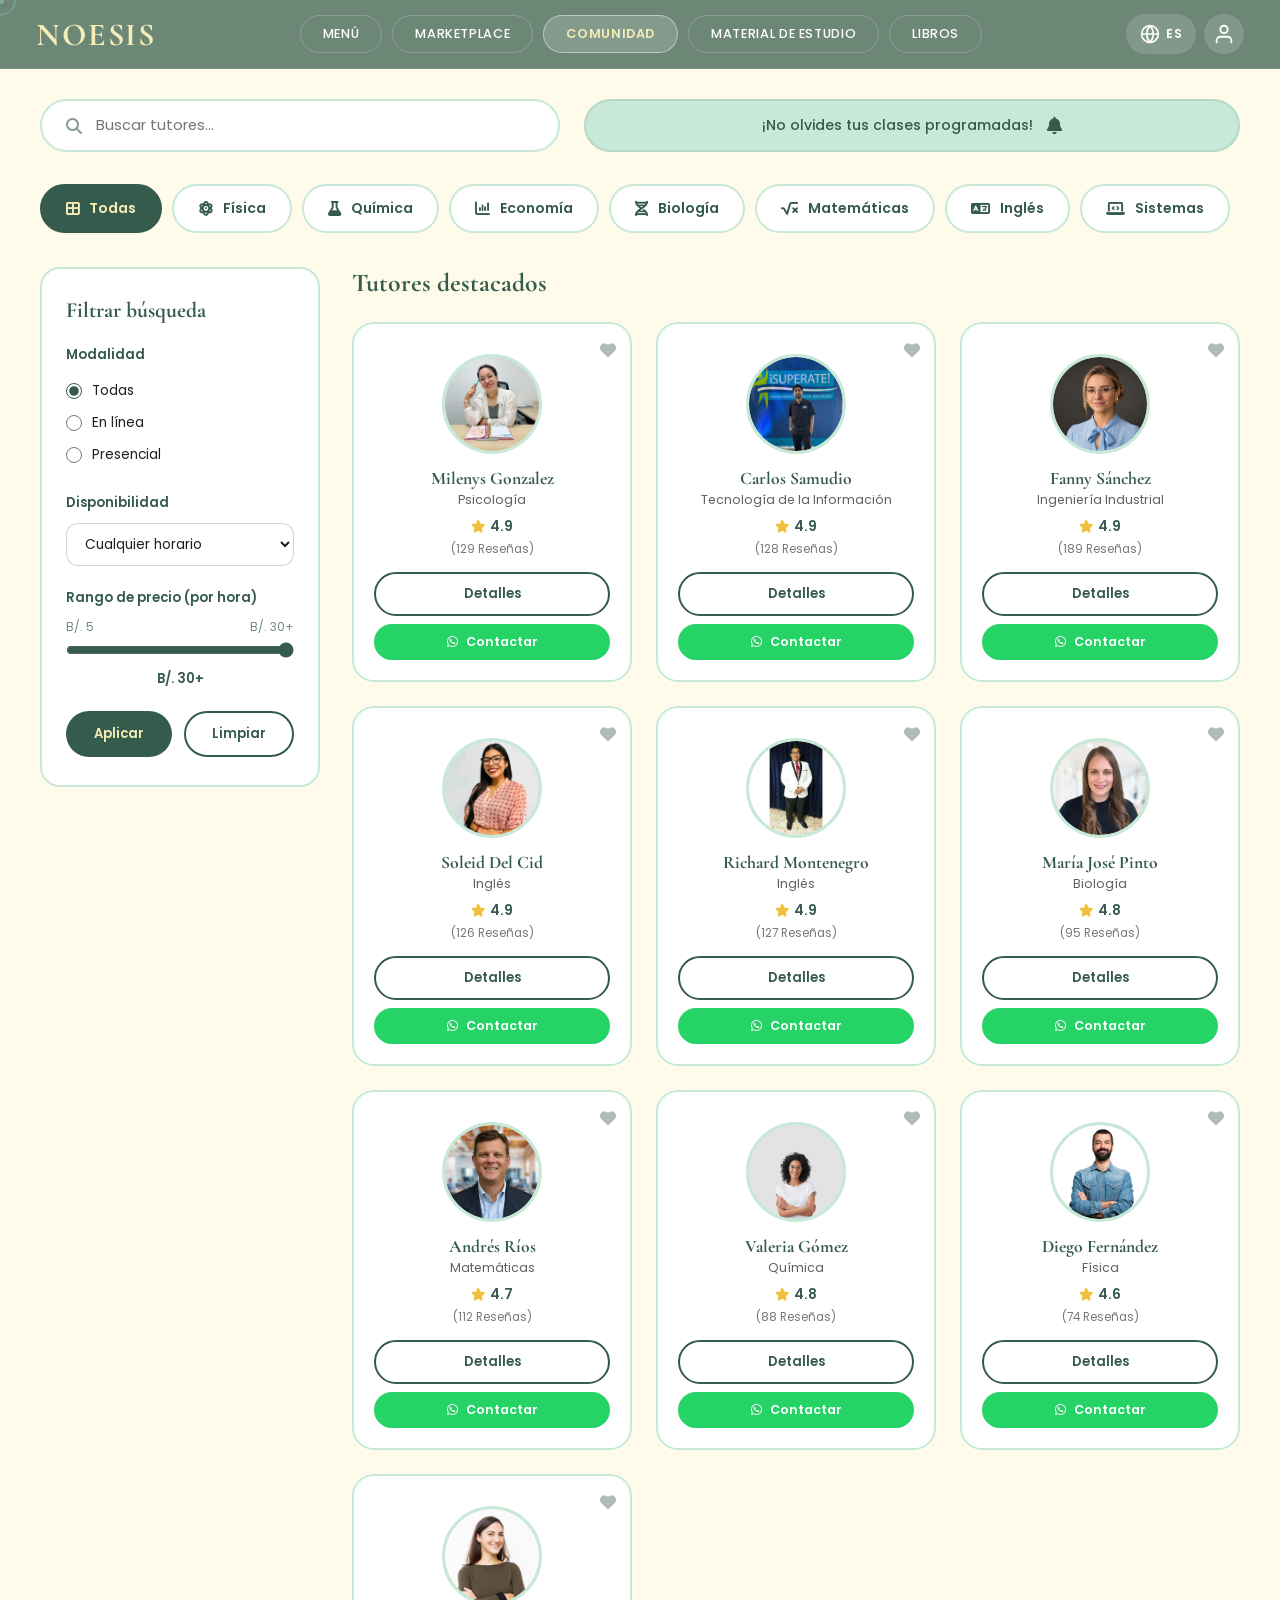
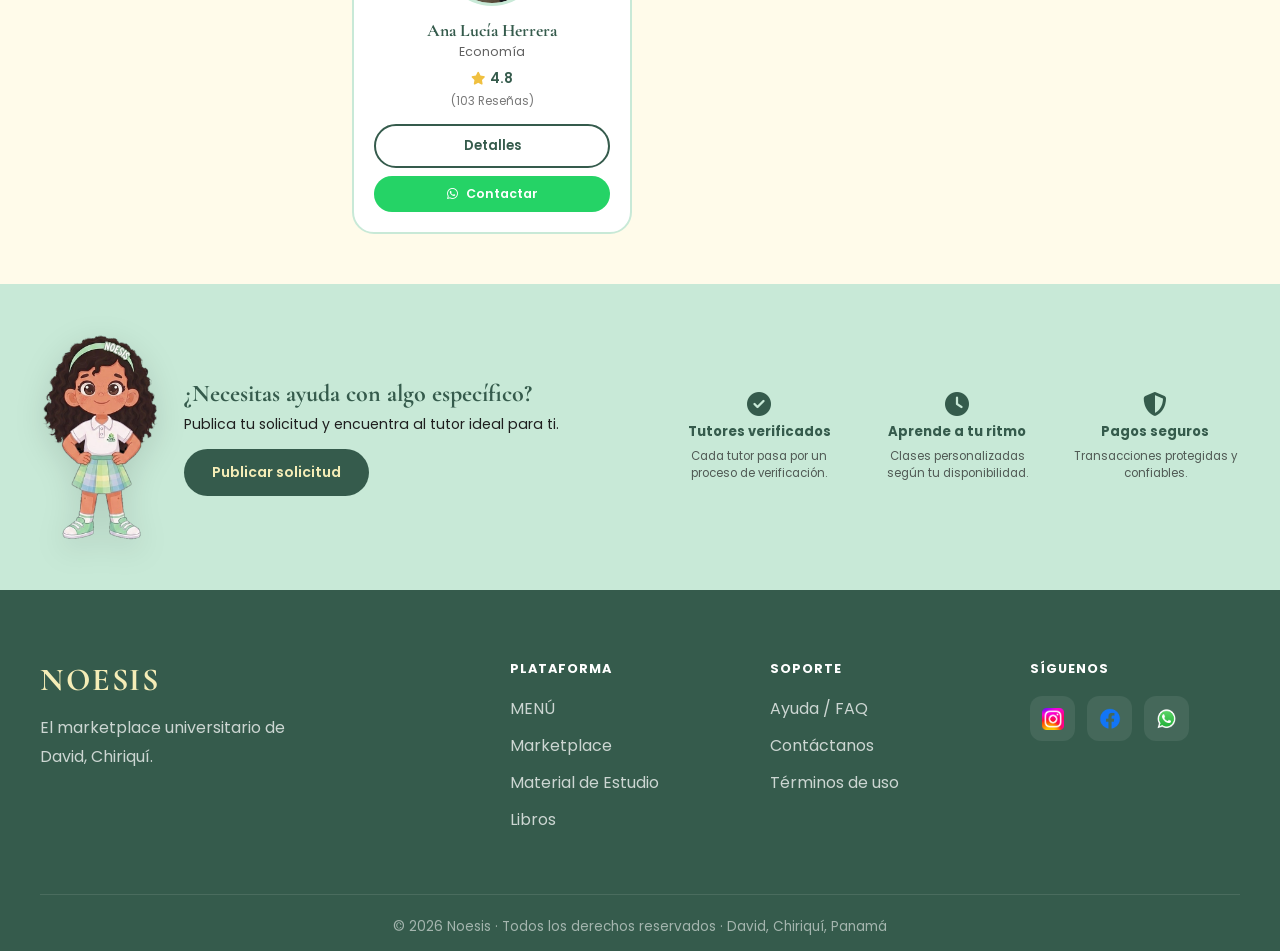
<file: comunidad.html>
<!DOCTYPE html>
<html lang="es">
<head>
    <meta charset="UTF-8">
    <meta name="viewport" content="width=device-width, initial-scale=1.0">
    <title>Noesis — Comunidad</title>
    <link rel="icon" type="image/png" href="IMG/favicon.png"/>
    <link rel="preconnect" href="https://fonts.googleapis.com">
    <link rel="preconnect" href="https://fonts.gstatic.com" crossorigin>
    <link rel="stylesheet" href="https://fonts.googleapis.com/css2?family=Cormorant+Garamond:ital,wght@0,300;0,400;0,600;0,700;1,400&family=Poppins:wght@300;400;500;600&display=swap">

    <link rel="stylesheet" href="index.css">
    <link rel="stylesheet" href="comunidad.css">

    <link rel="stylesheet" href="https://cdnjs.cloudflare.com/ajax/libs/font-awesome/6.5.0/css/all.min.css">
</head>
<body>

<!-- Cursor personalizado -->
<div class="cursor" id="cursor"></div>
<div class="cursor-follower" id="cursorFollower"></div>

<!-- NAVBAR -->
<nav class="navbar" id="navbar">
<div class="nav-inner">
<div class="nav-logo">NOESIS</div>
<div class="nav-links" id="navLinks">
<a class="nav-link" data-i18n="nav_menu" href="index.html">MENÚ</a>
<a class="nav-link" data-i18n="nav_market" href="marketplace.html">MARKETPLACE</a>
<a class="nav-link active" data-i18n="nav_community" href="comunidad.html">COMUNIDAD</a>
<a class="nav-link" data-i18n="nav_Material" href="Study.html">MATERIAL DE ESTUDIO</a>
<a class="nav-link" data-i18n="nav_books" href="Books.html">LIBROS</a>
</div>
<div class="nav-icons">
<!-- Idioma -->
<div class="lang-switcher" id="langSwitcher">
<button aria-expanded="false" aria-label="Seleccionar idioma" class="nav-icon-btn lang-btn" id="langBtn">
<svg fill="none" height="20" stroke="currentColor" stroke-linecap="round" stroke-linejoin="round" stroke-width="2" viewBox="0 0 24 24" width="20">
<circle cx="12" cy="12" r="10"></circle>
<line x1="2" x2="22" y1="12" y2="12"></line>
<path d="M12 2a15.3 15.3 0 0 1 4 10 15.3 15.3 0 0 1-4 10 15.3 15.3 0 0 1-4-10 15.3 15.3 0 0 1 4-10z"></path>
</svg>
<span id="langCurrent">ES</span>
</button>
<div class="lang-dropdown" id="langDropdown">
<button class="lang-option active" data-lang="es" type="button">🇪🇸 Español</button>
<button class="lang-option" data-lang="en" type="button">🇬🇧 English</button>
</div>
</div>
<!-- Usuario -->
<a aria-label="User" class="nav-icon-btn" href="login.html" id="userNavBtn">
<svg fill="none" height="22" stroke="currentColor" stroke-linecap="round" stroke-linejoin="round" stroke-width="2" viewbox="0 0 24 24" width="22"><path d="M20 21v-2a4 4 0 00-4-4H8a4 4 0 00-4 4v2"></path><circle cx="12" cy="7" r="4"></circle></svg>
</a>
<button aria-label="Menu" aria-expanded="false" aria-controls="navLinks" class="hamburger" id="hamburger">
<span></span><span></span><span></span>
</button>
</div>
</div>
</nav>

<!-- HERO / BARRA DE BÚSQUEDA -->
<header class="comm-hero">
<div class="comm-hero-inner">
<div class="comm-search-box">
<i class="fa-solid fa-magnifying-glass"></i>
<input type="text" id="tutorSearch" data-i18n-placeholder="search_tutors" placeholder="Buscar tutores..."/>
</div>
<div class="comm-notif-switcher" id="commNotifSwitcher">
<button class="comm-notif" id="commNotifBtn" type="button">
<span data-i18n="notif_classes">¡No olvides tus clases programadas!</span>
<span class="comm-notif-bell-wrap">
<i class="fa-solid fa-bell"></i>
<span class="comm-notif-badge" id="commNotifBadge">0</span>
</span>
</button>
<div class="comm-notif-dropdown" id="commNotifDropdown">
<div class="comm-notif-header">
<h4 data-i18n="my_classes">Mis clases reservadas</h4>
</div>
<div class="comm-notif-list" id="commNotifList"></div>
<div class="comm-notif-empty" id="commNotifEmpty">
<i class="fa-solid fa-calendar-xmark"></i>
<p data-i18n="no_classes_booked">Aún no tienes clases reservadas.</p>
</div>
</div>
</div>
</div>
</header>

<!-- CATEGORÍAS (pestañas) -->
<div class="comm-categories-wrap">
<div class="comm-categories" id="commCategories">
<button class="comm-cat-btn active" data-category="all" type="button">
<i class="fa-solid fa-border-all"></i> <span data-i18n="cat_all">Todas</span>
</button>
<button class="comm-cat-btn" data-category="physics" type="button">
<i class="fa-solid fa-atom"></i> <span data-i18n="cat_physics">Física</span>
</button>
<button class="comm-cat-btn" data-category="chemistry" type="button">
<i class="fa-solid fa-flask"></i> <span data-i18n="cat_chemistry">Química</span>
</button>
<button class="comm-cat-btn" data-category="economics" type="button">
<i class="fa-solid fa-chart-column"></i> <span data-i18n="cat_economics">Economía</span>
</button>
<button class="comm-cat-btn" data-category="biology" type="button">
<i class="fa-solid fa-dna"></i> <span data-i18n="cat_biology">Biología</span>
</button>
<button class="comm-cat-btn" data-category="math" type="button">
<i class="fa-solid fa-square-root-variable"></i> <span data-i18n="cat_math">Matemáticas</span>
</button>
<button class="comm-cat-btn" data-category="english" type="button">
<i class="fa-solid fa-language"></i> <span data-i18n="cat_english">Inglés</span>
</button>
<button class="comm-cat-btn" data-category="systems" type="button">
<i class="fa-solid fa-laptop-code"></i> <span data-i18n="cat_systems">Sistemas</span>
</button>
</div>
</div>

<!-- CONTENIDO: sidebar filtros + grid de tutores -->
<main class="comm-main">
<div class="comm-shell">

<!-- Sidebar de filtros -->
<aside class="comm-sidebar" id="commSidebar">
<h3 data-i18n="filter_title">Filtrar búsqueda</h3>

<div class="filter-group">
<h4 data-i18n="filter_mode">Modalidad</h4>
<label class="filter-radio">
<input type="radio" name="mode" value="all" checked> <span data-i18n="filter_mode_all">Todas</span>
</label>
<label class="filter-radio">
<input type="radio" name="mode" value="online"> <span data-i18n="filter_mode_online">En línea</span>
</label>
<label class="filter-radio">
<input type="radio" name="mode" value="presencial"> <span data-i18n="filter_mode_person">Presencial</span>
</label>
</div>

<div class="filter-group">
<h4 data-i18n="filter_availability">Disponibilidad</h4>
<select id="filterTime" class="filter-select">
<option value="all" data-i18n="filter_time_all">Cualquier horario</option>
<option value="morning" data-i18n="filter_time_morning">Mañana</option>
<option value="afternoon" data-i18n="filter_time_afternoon">Tarde</option>
<option value="evening" data-i18n="filter_time_evening">Noche</option>
</select>
</div>

<div class="filter-group">
<h4 data-i18n="filter_price">Rango de precio (por hora)</h4>
<div class="price-range-labels">
<span>B/. 5</span>
<span>B/. 30+</span>
</div>
<input type="range" id="filterPrice" class="filter-range" min="5" max="30" value="30">
<div class="price-range-value">B/. <span id="priceValue">30</span>+</div>
</div>

<div class="filter-actions">
<button class="filter-apply-btn" id="filterApply" type="button" data-i18n="filter_apply">Aplicar</button>
<button class="filter-clear-btn" id="filterClear" type="button" data-i18n="filter_clear">Limpiar</button>
</div>
</aside>

<!-- Grid de tutores -->
<section class="comm-results">
<h2 class="comm-section-title" data-i18n="featured_tutors">Tutores destacados</h2>
<div class="tutor-grid" id="tutorGrid">
<!-- Generado por comunidad.js -->
</div>
<div class="comm-no-results" id="commNoResults">
<img src="IMG/mascot-thinking.png" alt=""/>
<h3 data-i18n="no_results_title">¿Nada por aquí?</h3>
<p data-i18n="no_tutors">No encontramos tutores que coincidan con tu búsqueda.</p>
</div>
</section>

</div>
</main>

<!-- Solicitudes de estudiantes: solo visible si el usuario con
     sesión activa es un tutor (comunidad.js la muestra/oculta) -->
<section class="comm-requests-section" id="studentRequestsSection">
<div class="comm-requests-inner">
<h2 class="comm-section-title" data-i18n="student_requests_title">Solicitudes de estudiantes</h2>
<div class="comm-requests-list" id="studentRequestsList">
<!-- Generado por comunidad.js -->
</div>
<div class="comm-requests-empty" id="studentRequestsEmpty">
<i class="fa-regular fa-comment-dots"></i>
<p data-i18n="no_student_requests">Todavía no hay solicitudes publicadas por estudiantes.</p>
</div>
</div>
</section>

<!-- BANNER CTA -->
<section class="comm-cta">
<div class="comm-cta-inner">
<div class="comm-cta-left">
<img src="IMG/mascot-stand.png" alt="" class="comm-cta-mascot"/>
<div class="comm-cta-text">
<h3 data-i18n="cta_title">¿Necesitas ayuda con algo específico?</h3>
<p data-i18n="cta_text">Publica tu solicitud y encuentra al tutor ideal para ti.</p>
<button class="comm-cta-btn" id="postRequestBtn" type="button" data-i18n="cta_btn">Publicar solicitud <i class="fa-solid fa-plus"></i></button>
</div>
</div>
<div class="comm-cta-badges">
<div class="comm-badge">
<i class="fa-solid fa-circle-check"></i>
<strong data-i18n="badge_verified">Tutores verificados</strong>
<span data-i18n="badge_verified_desc">Cada tutor pasa por un proceso de verificación.</span>
</div>
<div class="comm-badge">
<i class="fa-solid fa-clock"></i>
<strong data-i18n="badge_pace">Aprende a tu ritmo</strong>
<span data-i18n="badge_pace_desc">Clases personalizadas según tu disponibilidad.</span>
</div>
<div class="comm-badge">
<i class="fa-solid fa-shield-halved"></i>
<strong data-i18n="badge_secure">Pagos seguros</strong>
<span data-i18n="badge_secure_desc">Transacciones protegidas y confiables.</span>
</div>
</div>
</div>
</section>

<!-- MODAL DE DETALLES DEL TUTOR -->
<div class="modal" id="tutorModal">
<div class="modal-content tutor-modal-content">
<span class="close" id="tutorModalClose">&times;</span>

<div class="tutor-detail">
<!-- Columna izquierda: foto + info -->
<div class="tutor-detail-left">
<div class="tutor-detail-avatar" id="tutorDetailAvatar"></div>
<button class="tutor-fav-btn" id="tutorFavBtn" type="button" aria-label="Favorito">
<i class="fa-solid fa-heart"></i>
</button>
<h3 class="tutor-detail-name" id="tutorDetailName"></h3>
<p class="tutor-detail-subject" id="tutorDetailSubject"></p>
<div class="tutor-detail-rating">
<i class="fa-solid fa-star"></i>
<span id="tutorDetailRating"></span>
</div>
<p class="tutor-detail-reviews-count" id="tutorDetailReviewsCount"></p>
<!-- Recuadro de disponibilidad (horarios) -->
<div class="tutor-schedule-box" id="tutorScheduleBox">
<i class="fa-regular fa-calendar"></i>
<span class="tutor-schedule-label" data-i18n="schedule_label">Horarios disponibles</span>
<div class="tutor-schedule-slots" id="tutorScheduleSlots"></div>
</div>
</div>

<!-- Columna derecha: about, tags, subjects, reviews -->
<div class="tutor-detail-right">
<h3 class="tutor-detail-section" data-i18n="about_me">Sobre mí</h3>
<p class="tutor-detail-bio" id="tutorDetailBio"></p>

<div class="tutor-detail-tags" id="tutorDetailTags"></div>

<h3 class="tutor-detail-section" data-i18n="subjects_teach">Materias que enseño</h3>
<div class="tutor-detail-subjects" id="tutorDetailSubjects"></div>

<h3 class="tutor-detail-section">
<span data-i18n="reviews_title">Reseñas</span>
<span class="tutor-reviews-link" id="tutorReviewsLink"></span>
</h3>
<div class="tutor-reviews-list" id="tutorReviewsList"></div>

<!-- Formulario para que un estudiante deje un comentario/reseña -->
<form class="tutor-review-form" id="tutorReviewForm">
<div class="tutor-review-form-stars" id="tutorReviewStars">
<button type="button" class="star-input" data-value="1"><i class="fa-solid fa-star"></i></button>
<button type="button" class="star-input" data-value="2"><i class="fa-solid fa-star"></i></button>
<button type="button" class="star-input" data-value="3"><i class="fa-solid fa-star"></i></button>
<button type="button" class="star-input" data-value="4"><i class="fa-solid fa-star"></i></button>
<button type="button" class="star-input" data-value="5"><i class="fa-solid fa-star"></i></button>
</div>
<textarea id="tutorReviewText" rows="2" data-i18n-placeholder="review_placeholder" placeholder="Escribe un comentario sobre este tutor..." required></textarea>
<button type="submit" class="tutor-review-submit-btn">
<i class="fa-solid fa-paper-plane"></i>
<span data-i18n="review_submit_btn">Publicar comentario</span>
</button>
</form>
</div>
</div>

<!-- Barra inferior: precio + acciones -->
<div class="tutor-detail-footer">
<div class="tutor-detail-price">
<span class="price-label" data-i18n="price_per_hour">Precio (por hora)</span>
<span class="price-amount" id="tutorDetailPrice"></span>
<span class="price-secure"><i class="fa-solid fa-shield-halved"></i> <span data-i18n="secure_payment">Pago seguro</span></span>
</div>
<div class="tutor-detail-actions">
<button class="tutor-book-btn" id="tutorBookBtn" type="button">
<i class="fa-solid fa-calendar-check"></i> <span data-i18n="book_class">Reservar clase</span>
</button>
<span class="tutor-action-or" data-i18n="or_label">o</span>
<button class="tutor-msg-btn" id="tutorMsgBtn" type="button">
<i class="fa-solid fa-comment-dots"></i> <span data-i18n="send_message">Enviar mensaje</span>
</button>
</div>
</div>

</div>
</div>

</div>

<!-- MODAL: PUBLICAR SOLICITUD (solo visible para estudiantes, oculto para tutores por JS) -->
<div class="modal" id="requestModal">
<div class="modal-content publish-content">
<span class="close" id="closeRequestModal">&times;</span>

<div class="modal-header">
<div class="modal-icon"><i class="fa-solid fa-comment-medical"></i></div>
<h2 class="modal-title" data-i18n="request_title">Publicar solicitud</h2>
</div>
<p class="request-subtitle" data-i18n="request_subtitle">Cuéntanos qué necesitas y los tutores disponibles podrán contactarte.</p>

<form class="publish-form" id="requestForm" novalidate>

<div class="publish-error" id="requestError"></div>

<div class="publish-field">
<label for="reqSubject" data-i18n="request_subject_label">¿Qué materia necesitas?</label>
<input type="text" id="reqSubject" name="reqSubject" placeholder="Ej. Cálculo II" required>
</div>

<div class="publish-field">
<label for="reqDescription" data-i18n="request_desc_label">Describe lo que necesitas</label>
<textarea id="reqDescription" name="reqDescription" rows="3" placeholder="Ej. Necesito ayuda para preparar el examen final..." required></textarea>
</div>

<div class="publish-field-row">
<div class="publish-field">
<label for="reqBudget" data-i18n="request_budget_label">Presupuesto (por hora)</label>
<input type="number" id="reqBudget" name="reqBudget" min="5" step="1" placeholder="15" required>
</div>
<div class="publish-field">
<label for="reqTime" data-i18n="request_time_label">Horario preferido</label>
<select id="reqTime" name="reqTime" required>
<option value="morning" data-i18n="filter_time_morning">Mañana</option>
<option value="afternoon" data-i18n="filter_time_afternoon">Tarde</option>
<option value="evening" data-i18n="filter_time_evening">Noche</option>
</select>
</div>
</div>

<button type="submit" class="modal-btn publish-submit-btn">
<i class="fa-solid fa-paper-plane"></i>
<span data-i18n="request_submit_btn">Publicar solicitud</span>
</button>

<p class="publish-hint" data-i18n="request_hint">Simulado con localStorage — tu solicitud solo se guarda en este navegador.</p>
</form>

</div>
</div>

<!-- FOOTER -->
<footer class="footer">
<div class="footer-inner">
<div class="footer-brand">
<a class="nav-logo footer-logo" href="index.html"><span class="logo-text">NOESIS</span></a>
<p data-i18n="footer_desc">El marketplace universitario de<br/>David, Chiriquí.</p>
</div>
<div class="footer-links">
<h4 data-i18n="footer_platform">Plataforma</h4>
<ul>
<li><a data-i18n="nav_menu" href="index.html">Menú</a></li>
<li><a data-i18n="footer_marketplace" href="marketplace.html">Marketplace</a></li>
<li><a data-i18n="footer_material" href="Study.html">Material de Estudio</a></li>
<li><a data-i18n="footer_books" href="books.html">Libros</a></li>
</ul>
</div>
<div class="footer-links">
<h4 data-i18n="footer_support">Soporte</h4>
<ul>
<li><a data-i18n="footer_faq" href="index.html#ayuda">Ayuda / FAQ</a></li>
<li><a data-i18n="footer_contact" href="index.html#contacto">Contáctanos</a></li>
<li><a data-i18n="footer_terms" href="#">Términos de uso</a></li>
</ul>
</div>
<div class="footer-social">
<h4 data-i18n="footer_follow">Síguenos</h4>
<div class="social-icons">
<a href="https://instagram.com"><img alt="Instagram" src="IMG/instagram.webp"/></a>
<a href="https://facebook.com"><img alt="Facebook" src="IMG/Facebook.png"/></a>
<a href="https://wa.me/50760000000"><img alt="WhatsApp" src="IMG/WhatsApp.png"/></a>
</div>
</div>
</div>
<div class="footer-bottom">
<p data-i18n="footer_copyright">© 2026 Noesis · Todos los derechos reservados · David, Chiriquí, Panamá</p>
</div>
</footer>

<div class="toast toast-global" id="globalToast"></div>

<script src="comunidad.js"></script>
</body>
</html>
</file>
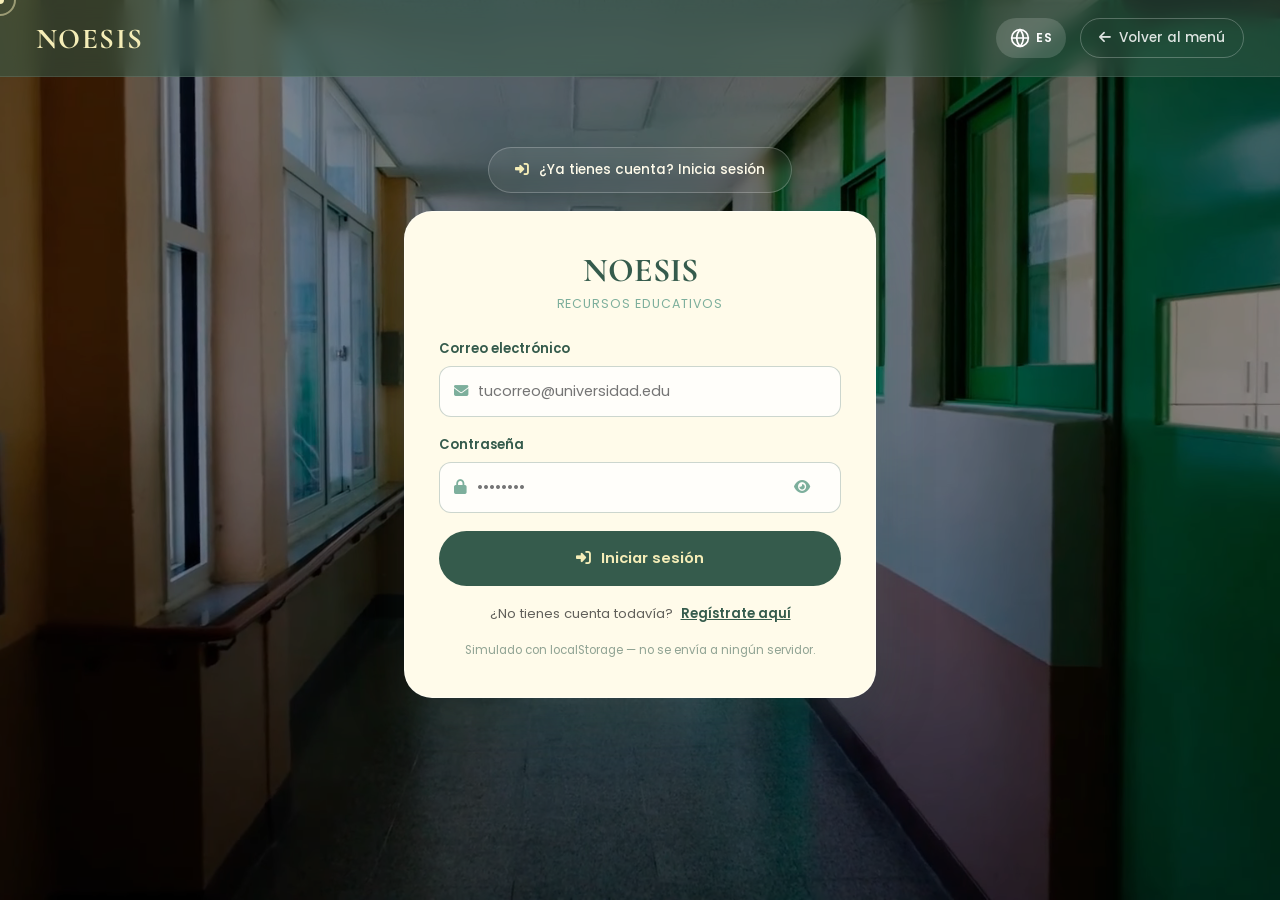
<file: login.html>
<!DOCTYPE html>
<html lang="es">
<head>
<meta charset="UTF-8" />
<meta name="viewport" content="width=device-width, initial-scale=1.0"/>
<title>Noesis — Iniciar sesión</title>
<link rel="icon" type="image/png" href="IMG/favicon.png"/>
<link rel="stylesheet" href="login.css" />
<link href="https://fonts.googleapis.com" rel="preconnect"/>
<link crossorigin="" href="https://fonts.gstatic.com" rel="preconnect"/>
<link href="https://fonts.googleapis.com/css2?family=Cormorant+Garamond:ital,wght@0,300;0,400;0,600;0,700;1,400&family=Poppins:wght@300;400;500;600&display=swap" rel="stylesheet"/>
<link rel="stylesheet" href="https://cdnjs.cloudflare.com/ajax/libs/font-awesome/6.5.0/css/all.min.css"/>
</head>
<body>

<!-- Video de fondo -->
<div class="video-background">
    <video autoplay muted loop playsinline>
        <source src="VID/Video-de-fondo-login.webm" type="video/mp4">
        Tu navegador no soporta videos HTML5.
    </video>
</div>

<div class="cursor" id="cursor"></div>
<div class="cursor-follower" id="cursorFollower"></div>

<!-- NAVBAR simple: logo + volver al menú + idioma -->
<header class="auth-navbar">
  <div class="auth-nav-inner">
    <a href="index.html" class="nav-logo">NOESIS</a>

    <div class="auth-nav-right">
      <div class="lang-switcher" id="langSwitcher">
        <button aria-expanded="false" aria-label="Seleccionar idioma" class="nav-icon-btn lang-btn" id="langBtn">
          <svg fill="none" height="20" stroke="currentColor" stroke-linecap="round" stroke-linejoin="round" stroke-width="2" viewBox="0 0 24 24" width="20">
            <circle cx="12" cy="12" r="10"></circle>
            <line x1="2" x2="22" y1="12" y2="12"></line>
            <path d="M12 2a15.3 15.3 0 0 1 4 10 15.3 15.3 0 0 1-4 10 15.3 15.3 0 0 1-4-10 15.3 15.3 0 0 1 4-10z"></path>
          </svg>
          <span id="langCurrent">ES</span>
        </button>
        <div class="lang-dropdown" id="langDropdown">
          <button class="lang-option active" data-lang="es" type="button">🇪🇸 Español</button>
          <button class="lang-option" data-lang="en" type="button">🇬🇧 English</button>
        </div>
      </div>

      <a href="index.html" class="auth-back-link">
        <i class="fa-solid fa-arrow-left"></i> <span data-i18n="back_menu">Volver al menú</span>
      </a>
    </div>
  </div>
</header>

<main class="auth-page">

  <div class="auth-panel">

    <div class="auth-panel-pill">
      <i class="fa-solid fa-right-to-bracket"></i>
      <span data-i18n="login_pill">¿Ya tienes cuenta? Inicia sesión</span>
    </div>

    <div class="auth-card">
      <div class="auth-card-header">
        <span class="auth-logo-mini">NOESIS</span>
        <span class="auth-logo-sub" data-i18n="auth_logo_sub">Recursos educativos</span>
      </div>

      <form class="auth-form" id="loginForm" novalidate>

        <div class="auth-error" id="loginError"></div>

        <div class="auth-field">
          <label for="loginEmail" data-i18n="field_email">Correo electrónico</label>
          <div class="auth-input-wrap">
            <i class="fa-solid fa-envelope"></i>
            <input type="email" id="loginEmail" name="loginEmail" placeholder="tucorreo@universidad.edu" required>
          </div>
        </div>

        <div class="auth-field">
          <label for="loginPassword" data-i18n="field_password">Contraseña</label>
          <div class="auth-input-wrap">
            <i class="fa-solid fa-lock"></i>
            <input type="password" id="loginPassword" name="loginPassword" placeholder="••••••••" required>
            <button type="button" class="auth-toggle-pass" data-target="loginPassword" aria-label="Mostrar contraseña">
              <i class="fa-solid fa-eye"></i>
            </button>
          </div>
        </div>

        <button type="submit" class="auth-btn auth-btn-primary">
          <i class="fa-solid fa-right-to-bracket"></i>
          <span data-i18n="login_btn">Iniciar sesión</span>
        </button>

        <p class="auth-switch">
          <span data-i18n="no_account_yet">¿No tienes cuenta todavía?</span>
          <a href="registro.html" data-i18n="go_register">Regístrate aquí</a>
        </p>

        <p class="auth-hint" data-i18n="login_hint">Simulado con localStorage — no se envía a ningún servidor.</p>
      </form>
    </div>
  </div>

</main>

<div class="toast" id="authToast"></div>
<script src="login.js"></script>
</body>
</html>
</file>
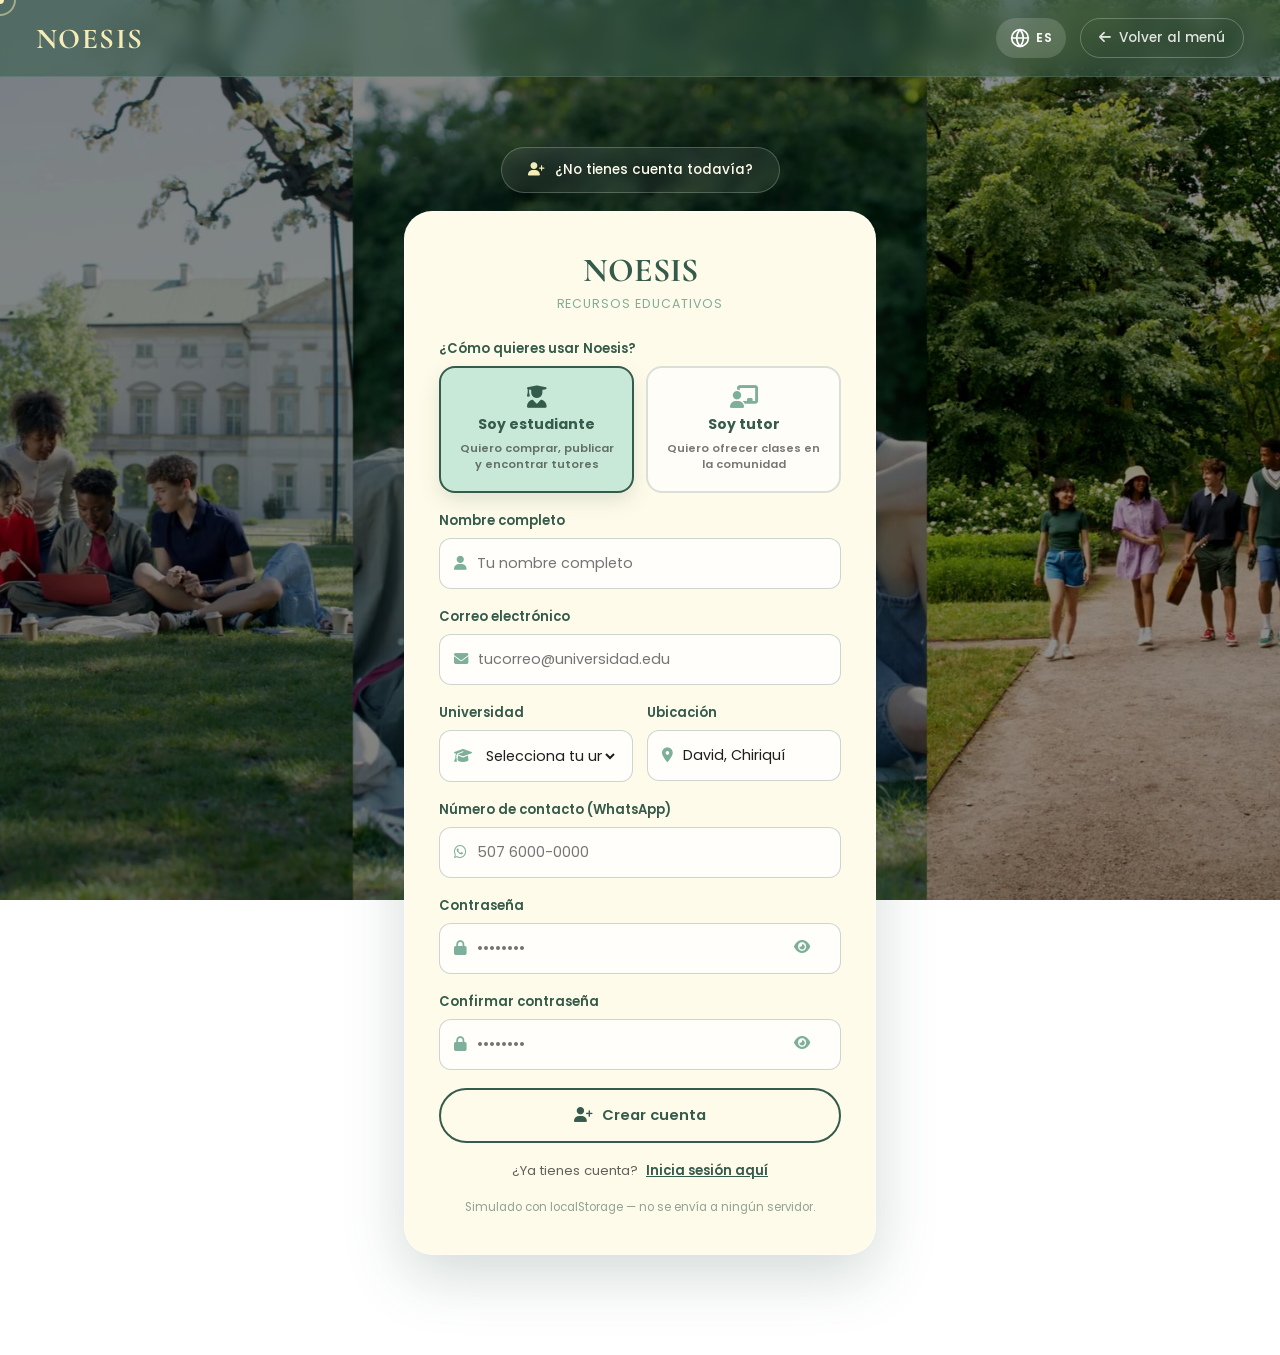
<file: registro.html>
<!DOCTYPE html>
<html lang="es">
<head>
<meta charset="UTF-8" />
<meta name="viewport" content="width=device-width, initial-scale=1.0"/>
<title>Noesis — Registrarse</title>
<link rel="icon" type="image/png" href="IMG/favicon.png"/>
<link rel="stylesheet" href="registro.css" />
<link href="https://fonts.googleapis.com" rel="preconnect"/>
<link crossorigin="" href="https://fonts.gstatic.com" rel="preconnect"/>
<link href="https://fonts.googleapis.com/css2?family=Cormorant+Garamond:ital,wght@0,300;0,400;0,600;0,700;1,400&family=Poppins:wght@300;400;500;600&display=swap" rel="stylesheet"/>
<link rel="stylesheet" href="https://cdnjs.cloudflare.com/ajax/libs/font-awesome/6.5.0/css/all.min.css"/>
</head>
<body>

  <!-- Video de fondo -->
<div class="video-background">
    <video autoplay muted loop playsinline>
        <source src="VID/Video-de-fondo-registro.webm" type="video/mp4">
        Tu navegador no soporta videos HTML5.
    </video>
</div>



<div class="cursor" id="cursor"></div>
<div class="cursor-follower" id="cursorFollower"></div>

<!-- NAVBAR simple: logo + volver al menú + idioma -->
<header class="auth-navbar">
  <div class="auth-nav-inner">
    <a href="index.html" class="nav-logo">NOESIS</a>

    <div class="auth-nav-right">
      <div class="lang-switcher" id="langSwitcher">
        <button aria-expanded="false" aria-label="Seleccionar idioma" class="nav-icon-btn lang-btn" id="langBtn">
          <svg fill="none" height="20" stroke="currentColor" stroke-linecap="round" stroke-linejoin="round" stroke-width="2" viewBox="0 0 24 24" width="20">
            <circle cx="12" cy="12" r="10"></circle>
            <line x1="2" x2="22" y1="12" y2="12"></line>
            <path d="M12 2a15.3 15.3 0 0 1 4 10 15.3 15.3 0 0 1-4 10 15.3 15.3 0 0 1-4-10 15.3 15.3 0 0 1 4-10z"></path>
          </svg>
          <span id="langCurrent">ES</span>
        </button>
        <div class="lang-dropdown" id="langDropdown">
          <button class="lang-option active" data-lang="es" type="button">🇪🇸 Español</button>
          <button class="lang-option" data-lang="en" type="button">🇬🇧 English</button>
        </div>
      </div>

      <a href="index.html" class="auth-back-link">
        <i class="fa-solid fa-arrow-left"></i> <span data-i18n="back_menu">Volver al menú</span>
      </a>
    </div>
  </div>
</header>

<main class="auth-page">

  <div class="auth-panel">

    <div class="auth-panel-pill">
      <i class="fa-solid fa-user-plus"></i>
      <span data-i18n="register_pill">¿No tienes cuenta todavía?</span>
    </div>

    <div class="auth-card">
      <div class="auth-card-header">
        <span class="auth-logo-mini">NOESIS</span>
        <span class="auth-logo-sub" data-i18n="auth_logo_sub">Recursos educativos</span>
      </div>

      <form class="auth-form" id="registerForm" novalidate>

        <div class="auth-error" id="registerError"></div>

        <!-- Selector de rol: estudiante o tutor -->
        <div class="auth-field">
          <label data-i18n="field_role">¿Cómo quieres usar Noesis?</label>
          <div class="role-selector" id="roleSelector">
            <label class="role-card" data-role="student">
              <input type="radio" name="registerRole" value="student" checked>
              <i class="fa-solid fa-user-graduate"></i>
              <span class="role-card-title" data-i18n="role_student">Soy estudiante</span>
              <span class="role-card-desc" data-i18n="role_student_desc">Quiero comprar, publicar y encontrar tutores</span>
            </label>
            <label class="role-card" data-role="tutor">
              <input type="radio" name="registerRole" value="tutor">
              <i class="fa-solid fa-chalkboard-user"></i>
              <span class="role-card-title" data-i18n="role_tutor">Soy tutor</span>
              <span class="role-card-desc" data-i18n="role_tutor_desc">Quiero ofrecer clases en la comunidad</span>
            </label>
          </div>
        </div>

        <div class="auth-field">
          <label for="registerName" data-i18n="field_name">Nombre completo</label>
          <div class="auth-input-wrap">
            <i class="fa-solid fa-user"></i>
            <input type="text" id="registerName" name="registerName" placeholder="Tu nombre completo" required>
          </div>
        </div>

        <div class="auth-field">
          <label for="registerEmail" data-i18n="field_email">Correo electrónico</label>
          <div class="auth-input-wrap">
            <i class="fa-solid fa-envelope"></i>
            <input type="email" id="registerEmail" name="registerEmail" placeholder="tucorreo@universidad.edu" required>
          </div>
        </div>

        <div class="auth-field-row">
          <div class="auth-field">
            <label for="registerUniversity" data-i18n="field_university">Universidad</label>
            <div class="auth-input-wrap">
              <i class="fa-solid fa-graduation-cap"></i>
              <select id="registerUniversity" name="registerUniversity" required>
                <option value="" disabled selected data-i18n="uni_placeholder">Selecciona tu universidad</option>
                <option value="UTP">UTP</option>
                <option value="UNACHI">UNACHI</option>
                <option value="USMA">USMA</option>
                <option value="ISAE">ISAE</option>
                <option value="Otra" data-i18n="uni_other">Otra</option>
              </select>
            </div>
          </div>

          <div class="auth-field">
            <label for="registerLocation" data-i18n="field_location">Ubicación</label>
            <div class="auth-input-wrap">
              <i class="fa-solid fa-location-dot"></i>
              <input type="text" id="registerLocation" name="registerLocation" value="David, Chiriquí" required>
            </div>
          </div>
        </div>

        <div class="auth-field">
          <label for="registerPhone" data-i18n="field_phone">Número de contacto (WhatsApp)</label>
          <div class="auth-input-wrap">
            <i class="fa-brands fa-whatsapp"></i>
            <input type="tel" id="registerPhone" name="registerPhone" placeholder="507 6000-0000">
          </div>
        </div>

        <!-- Campos exclusivos para tutores: solo se muestran si eligen "Soy tutor" -->
        <div class="tutor-fields" id="tutorFields">
          <div class="auth-field-row">
            <div class="auth-field">
              <label for="registerSubject" data-i18n="field_tutor_subject">Materia principal</label>
              <div class="auth-input-wrap">
                <i class="fa-solid fa-book-open"></i>
                <select id="registerSubject" name="registerSubject">
                  <option value="physics" data-i18n="cat_physics">Física</option>
                  <option value="chemistry" data-i18n="cat_chemistry">Química</option>
                  <option value="economics" data-i18n="cat_economics">Economía</option>
                  <option value="biology" data-i18n="cat_biology">Biología</option>
                  <option value="math" data-i18n="cat_math">Matemáticas</option>
                  <option value="english" data-i18n="cat_english">Inglés</option>
                  <option value="systems" data-i18n="cat_systems">Sistemas</option>
                </select>
              </div>
            </div>
            <div class="auth-field">
              <label for="registerPrice" data-i18n="field_tutor_price">Precio por hora (B/.)</label>
              <div class="auth-input-wrap">
                <i class="fa-solid fa-sack-dollar"></i>
                <input type="number" id="registerPrice" name="registerPrice" min="5" step="1" placeholder="15">
              </div>
            </div>
          </div>
          <div class="auth-field">
            <label for="registerBio" data-i18n="field_tutor_bio">Cuéntanos de ti como tutor</label>
            <div class="auth-input-wrap">
              <i class="fa-solid fa-comment"></i>
              <input type="text" id="registerBio" name="registerBio" placeholder="Ej. Estudiante de ingeniería, 2 años dando clases de física...">
            </div>
          </div>
          <div class="auth-field">
            <label for="registerPhoto" data-i18n="field_tutor_photo">Foto de perfil</label>
            <input type="file" id="registerPhoto" name="registerPhoto" accept="image/*" class="auth-file-input">
            <img id="registerPhotoPreview" class="auth-photo-preview" alt="" style="display:none">
          </div>
        </div>

        <div class="auth-field">
          <label for="registerPassword" data-i18n="field_password">Contraseña</label>
          <div class="auth-input-wrap">
            <i class="fa-solid fa-lock"></i>
            <input type="password" id="registerPassword" name="registerPassword" placeholder="••••••••" required minlength="4">
            <button type="button" class="auth-toggle-pass" data-target="registerPassword" aria-label="Mostrar contraseña">
              <i class="fa-solid fa-eye"></i>
            </button>
          </div>
        </div>

        <div class="auth-field">
          <label for="registerPassword2" data-i18n="field_password_confirm">Confirmar contraseña</label>
          <div class="auth-input-wrap">
            <i class="fa-solid fa-lock"></i>
            <input type="password" id="registerPassword2" name="registerPassword2" placeholder="••••••••" required minlength="4">
            <button type="button" class="auth-toggle-pass" data-target="registerPassword2" aria-label="Mostrar contraseña">
              <i class="fa-solid fa-eye"></i>
            </button>
          </div>
        </div>

        <button type="submit" class="auth-btn auth-btn-outline">
          <i class="fa-solid fa-user-plus"></i>
          <span data-i18n="register_btn">Crear cuenta</span>
        </button>

        <p class="auth-switch">
          <span data-i18n="have_account">¿Ya tienes cuenta?</span>
          <a href="login.html" data-i18n="go_login">Inicia sesión aquí</a>
        </p>

        <p class="auth-hint" data-i18n="register_hint">Simulado con localStorage — no se envía a ningún servidor.</p>
      </form>
    </div>
  </div>

</main>

<div class="toast" id="authToast"></div>

<script src="registro.js"></script>
</body>
</html>
</file>
<file: index.css>
/* =====================================================
   NOESIS
   style.css
   Versión unificada
===================================================== */

/* ==========================
   RESET
========================== */

*,
*::before,
*::after{
    margin:0;
    padding:0;
    box-sizing:border-box;
}

/* ==========================
   VARIABLES
========================== */

:root{

    --green-dark:#355B4C;
    --green-mid:#7DAF9C;
    --green-pastel:#C8E9D7;

    --blue-pastel:#B8DDEB;

    --yellow:#F5EDB7;
    --cream:#FFFBEA;

    --text:#1E1E1E;
    --white:#ffffff;

    --font-title:'Cormorant Garamond', serif;
    --font-body:'Poppins', sans-serif;

    --radius-sm:16px;
    --radius-md:28px;
    --radius-lg:48px;

    --shadow-soft:
        0 8px 40px rgba(53,91,76,.12);

    --shadow:
        0 20px 60px rgba(53,91,76,.18);

    --transition:.35s cubic-bezier(.4,0,.2,1);

}

/* ==========================
   GENERAL
========================== */

html{

    scroll-behavior:smooth;
    font-size:16px;

}

body{

    font-family:var(--font-body);
    background:var(--cream);
    color:var(--text);
    overflow-x:hidden;

}

/* ==========================
   TRANSICIÓN ENTRE PÁGINAS
   Evita el "salto" visual al navegar de index.html a
   marketplace.html y viceversa: la página entra con un
   fundido suave y sale igual antes de cargar la siguiente
   (ver el bloque de JS "TRANSICIÓN SUAVE AL NAVEGAR").
========================== */

@keyframes pageFadeIn{
    from{ opacity:0; }
    to{ opacity:1; }
}

body{
    animation: pageFadeIn .4s ease both;
}

body.page-leaving{
    opacity:0;
    transition: opacity .22s ease;
}

@media (prefers-reduced-motion: reduce){
    body{ animation:none; }
    body.page-leaving{ transition:none; }
}

/* ==========================
   CURSOR
========================== */

.cursor{

    width:8px;
    height:8px;

    border-radius:50%;

    background:var(--green-mid);

    position:fixed;

    left:0;
    top:0;

    transform:translate(-50%,-50%);

    z-index:9999;

    pointer-events:none;

}

.cursor-follower{

    width:32px;
    height:32px;

    border-radius:50%;

    border:2px solid rgba(125,175,156,.5);

    position:fixed;

    left:0;
    top:0;

    transform:translate(-50%,-50%);

    z-index:9998;

    pointer-events:none;

    transition:
    width .3s,
    height .3s,
    transform .12s;

}

/* ==========================
   NAVBAR
========================== */

.navbar{

    position:sticky;
    top:0;

    z-index:1000;

    padding:14px 36px;

    backdrop-filter:blur(14px);

    background:rgba(53,91,76,.72);

    border-bottom:
    1px solid rgba(200,233,215,.18);

    transition: padding .3s ease, background .3s ease, box-shadow .3s ease;

}

.navbar.scrolled{

    background:rgba(53,91,76,.94);

    padding:10px 36px;

    box-shadow:
    0 4px 24px rgba(53,91,76,.22);

}

.nav-inner{

    max-width:1280px;

    margin:auto;

    display:flex;

    justify-content:space-between;

    align-items:center;

    gap:20px;

}

.nav-logo{

    font-family:var(--font-title);

    font-size:2rem;

    color:var(--yellow);

    font-weight:700;

    letter-spacing:.05em;

}

.nav-links{

    display:flex;

    align-items:center;

    justify-content:center;

    flex:1;

    flex-wrap:wrap;

    gap:10px;

}

.nav-link{

    display:inline-block;

    text-decoration:none;

    color:white;

    padding:9px 22px;

    border-radius:50px;

    border:
    1px solid rgba(255,255,255,.2);

    background:transparent;

    font-size:.8rem;

    font-weight:500;

    letter-spacing:.05em;

    transition:.3s ease;

}

.nav-link:hover{

    background:rgba(255,255,255,.12);

    border-color:rgba(255,255,255,.4);

    color:var(--yellow);

    transform:translateY(-2px);

}

/* Enlace de la página actual (se marca manualmente con class="nav-link active") */
.nav-link.active{

    background:rgba(255,255,255,.16);

    border-color:rgba(255,255,255,.45);

    color:var(--yellow);

    font-weight:600;

}

.nav-icons{

    display:flex;

    align-items:center;

    gap:8px;

}

.nav-icon-btn{

    width:40px;
    height:40px;

    border-radius:50%;

    border:none;

    cursor:pointer;

    background:rgba(255,255,255,.15);

    color:white;

    display:flex;

    align-items:center;

    justify-content:center;

    transition:.3s;

    flex-shrink:0; /* que los círculos no se aplasten cuando el espacio aprieta */

}

.nav-icon-btn:hover{

    transform:translateY(-3px);

    background:rgba(255,255,255,.28);

}

/* =====================================================
   HAMBURGUESA (menú móvil) — BLOQUE REUTILIZABLE
   Este es el bloque "maestro": Books.css y comunidad.css
   ya traen su propia copia (se cargan después de este
   archivo y lo pisan), pero index.html depende
   directamente de esto, así que se corrige aquí también
   para que quede igual en todas las páginas.
   Solo necesita que existan #navbar, #hamburger y
   #navLinks en el HTML — el overlay lo crea index.js solo.
===================================================== */

.hamburger{
    display:none;
    flex-direction:column;
    justify-content:center;
    align-items:center;
    gap:5px;
    width:44px;   /* objetivo táctil mínimo recomendado (44x44) */
    height:44px;
    border:none;
    background:none;
    cursor:pointer;
    padding:6px;
    flex-shrink:0;
    z-index:1201; /* por encima del panel para poder cerrarlo tocando la X */
}

.hamburger span{

    width:24px;
    height:2px;

    background:white;

    border-radius:2px;

    transition:.35s ease;

}

.hamburger.active span:nth-child(1){
    transform:translateY(7px) rotate(45deg);
}

.hamburger.active span:nth-child(2){
    opacity:0;
    transform:scaleX(0);
}

.hamburger.active span:nth-child(3){
    transform:translateY(-7px) rotate(-45deg);
}

/* Fondo oscuro detrás del panel — lo inyecta index.js */
.nav-overlay{
    display:none;
    position:fixed;
    inset:0;
    background:rgba(20,32,26,.45);
    backdrop-filter:blur(2px);
    z-index:9999;
    opacity:0;
    transition:opacity .3s ease;
}

.nav-overlay.open{
    display:block;
    opacity:1;
}

body.nav-open{
    overflow:hidden;
}

/* Cuando el menú móvil está abierto, el navbar necesita un z-index
   muy alto para que su stacking context (que contiene al panel
   .nav-links position:fixed) quede por encima de TODAS las
   secciones de contenido (hero, services, etc.) que puedan tener
   position:relative y crear sus propios stacking contexts. */
body.nav-open .navbar{
    z-index:10000;
    backdrop-filter:none;
    -webkit-backdrop-filter:none;
    background:rgba(53,91,76,.98);
}

/* ==========================
   SELECTOR DE IDIOMA (ES / EN)
========================== */

.lang-switcher{

    position:relative;

}

.lang-btn{

    width:auto;

    padding:0 14px;

    gap:6px;

    font-family:var(--font-body);

    font-size:.78rem;

    font-weight:600;

    letter-spacing:.03em;

    border-radius:50px;

}

.lang-btn svg{

    flex-shrink:0;

}

.lang-dropdown{

    position:absolute;

    top:calc(100% + 12px);

    right:0;

    min-width:160px;

    background:var(--cream);

    border-radius:var(--radius-sm);

    overflow:hidden;

    box-shadow:var(--shadow);

    border:1px solid rgba(53,91,76,.10);

    opacity:0;

    visibility:hidden;

    transform:translateY(-8px);

    transition:opacity .25s ease, transform .25s ease, visibility .25s ease;

    z-index:1200;

}

.lang-dropdown.open{

    opacity:1;

    visibility:visible;

    transform:translateY(0);

}

.lang-option{

    display:block;

    width:100%;

    text-align:left;

    padding:12px 18px;

    background:none;

    border:none;

    cursor:pointer;

    font-family:var(--font-body);

    font-size:.85rem;

    color:var(--text);

    transition:background .2s ease, color .2s ease;

}

.lang-option:hover{

    background:var(--green-pastel);

}

.lang-option.active{

    font-weight:600;

    color:var(--green-dark);

    background:var(--green-pastel);

}

/* ==========================
   HERO
========================== */

.hero{

    width:100%;

    background:var(--green-dark);

    overflow:hidden;

}

.hero-image-wrap{

    position:relative;

    width:100%;

    height:100vh;

    overflow:hidden;

}

.hero-image-wrap video{

    width:100%;

    height:100%;

    object-fit:cover;

}

.hero-overlay{

    position:absolute;

    inset:0;

    background:

    linear-gradient(

        to bottom,

        transparent 45%,

        rgba(53,91,76,.28)

    );

}

/* =====================================================
   ABOUT
===================================================== */

.about{

    background:var(--green-dark);

    padding:75px 30px 75px;

}

.about-inner{

    max-width:1280px;

    margin:auto;

    display:grid;

    grid-template-columns:1fr auto;

    gap:60px;

    align-items:center;

}

.about-title{

    font-family:var(--font-title);

    font-size:clamp(2.5rem,5vw,4rem);

    color:var(--yellow);

    margin-bottom:25px;

    line-height:1;

}

.about-text{

    max-width:560px;

    line-height:1.9;

    color:rgba(255,255,255,.82);

    font-size:.92rem;

}

.about-badge{

    padding:35px 50px;

    border-radius:var(--radius-md);

    background:rgba(255,255,255,.05);

    border:2px solid rgba(255,255,255,.10);

    backdrop-filter:blur(10px);

    text-align:center;

}

.badge-logo{

    display:block;

    font-family:var(--font-title);

    font-size:4rem;

    color:white;

    font-weight:700;

}

.badge-sub{

    margin-top:10px;

    color:var(--green-pastel);

    letter-spacing:.08em;

    font-size:.85rem;

}

/* =====================================================
   OFFER
===================================================== */

.offer{
    position: relative;

    background-color: var(--green-pastel);
    background-image: url("IMG/Offers.png");
    background-size: cover;
    background-position: center;
    background-repeat: no-repeat;

    padding: 0 40px 90px;
}

.offer-card{

    position:relative;

    max-width:950px;

    margin:auto;
    margin-bottom:-55px;

    transform:translateY(-55px);

    background:var(--yellow);

    border-radius:var(--radius-lg);

    padding:30px 30px;

    text-align:center;

    box-shadow:var(--shadow);

    border: 5px solid white;

    transition:.35s;

}

.offer-card:hover{

    transform:translateY(-60px);

    box-shadow:

    0 30px 80px rgba(53,91,76,.22);

}

.offer-title{

    font-family:var(--font-title);

    font-size:clamp(2rem,4vw,3rem);

    color:var(--green-dark);

    margin-bottom:25px;

}

.offer-text{

    max-width:700px;

    margin:auto;

    line-height:1.9;

    font-size:.92rem;

}

/* imágenes decorativas */

.offer-deco{

    position:absolute;

    object-fit:cover;

    border-radius:30px;

    transition:transform .5s cubic-bezier(.4,0,.2,1);

}

.offer-deco--left{

    left:-140px;

    bottom:20px;

    width:205px;

    transform:rotate(-10deg);

}

.offer-deco--right{

    right:-110px;

    top:-55px;

    width:350px;

    transform:rotate(8deg);

}

/* Al pasar el mouse cada decoración conserva su giro y crece un poco */

.offer-card:hover .offer-deco--left{

    transform:rotate(-14deg) scale(1.05) translateY(-4px);

}

.offer-card:hover .offer-deco--right{

    transform:rotate(12deg) scale(1.05) translateY(-4px);

}

/* =====================================================
   SERVICES
===================================================== */

.services{

    position:relative;

    overflow:hidden;
    background-color: var(--cream);
    background-image: url("IMG/Services.png");
    background-size: cover;
    background-position: center;
    background-repeat: no-repeat;

    min-height: 500px;
    padding:70px 40px 110px;

}

.services-title{

    text-align:center;

    margin-bottom:60px;

    font-family:var(--font-title);

    font-size:clamp(2rem,5vw,3.2rem);

    color:var(--green-dark);

}

.services-grid{

    max-width:1150px;

    margin:auto;

    display:grid;

    grid-template-columns:repeat(4,1fr);

    gap:25px;

}

.service-card{

    display:flex;

    flex-direction:column;

    justify-content:space-between;

    overflow:hidden;

    border-radius:80px 80px 20px 20px;

    transition:.35s;

    box-shadow:var(--shadow-soft);

}

.service-card:hover{

    transform:translateY(-10px);

    box-shadow:var(--shadow);

}

.service-card--1{

    background:var(--green-pastel);

}

.service-card--2{

    background:var(--green-mid);

}

.service-card--3{

    background:#A8D5C8;

}

.service-card--4{

    background:var(--blue-pastel);

}

.service-body{

    padding:40px 25px 30px;

}

.service-body p{

    text-align:center;

    line-height:1.8;

    font-size:.9rem;

}

.service-label{

    margin:0 12px 14px;

    padding:14px;

    border-radius:50px;

    background:var(--green-dark);

    color:var(--yellow);

    font-family:var(--font-title);

    font-size:1.1rem;

    text-align:center;

    transition:.3s;

}

.service-card:hover .service-label{

    background:#2a4a3c;

}

.service-arrow{

    display:flex;

    justify-content:center;

    padding:15px;

}

.service-arrow svg{

    width:50px;

}

/* piezas decorativas */

.puzzle{

    position:absolute;

    width:170px;

    opacity:.9;

    pointer-events:none;

}

.puzzle--left{

    left:-20px;

    top:40px;

}

.puzzle--right{

    right:-20px;

    top:40px;

}

/* =====================================================
   VISION
===================================================== */

.vision{

    background:var(--green-pastel);

    padding:90px 40px;

}

.vision-collage{

    max-width:1280px;

    margin:auto;

    display:grid;

    grid-template-columns:1fr 1fr 1fr;

    gap:20px;

    align-items:stretch;

}

/* -------- Columna izquierda -------- */

.vision-vid-left{

    display:flex;

    flex-direction:column;

    gap:20px;

    border-radius:var(--radius-md);

    overflow:hidden;

    border:5px solid white;

    box-shadow:var(--shadow-soft);

}

.vision-vid-left video{

    width:100%;

    height:100%;

    object-fit:cover;

    display:block;

}

/* -------- Columna central -------- */

.vision-center-col{

    display:flex;

    flex-direction:column;

    gap:20px;

}

.vision-label-box{

    background:var(--green-mid);

    padding:30px;

    text-align:center;

    border-radius:var(--radius-lg);

    border:5px solid white;

    box-shadow:var(--shadow-soft);

}

.vision-label-box span{

    font-family:var(--font-title);

    font-size:clamp(2rem,4vw,3.3rem);

    color:white;

    font-weight:700;

    letter-spacing:.05em;

}

.vision-img-center{

    flex:1;

    overflow:hidden;

    border-radius:var(--radius-md);

    border:5px solid white;

    box-shadow:var(--shadow-soft);

}

.vision-img-center img{

    width:100%;

    height:100%;

    object-fit:cover;

    display:block;

}

/* -------- Columna derecha -------- */

.vision-right-col{

    display:flex;

    flex-direction:column;

    gap:20px;

}

.vision-img-right{

    flex:1;

    overflow:hidden;

    border-radius:var(--radius-md);

    border:5px solid white;

    box-shadow:var(--shadow-soft);

}

.vision-img-right video{

    width:100%;

    height:100%;

    object-fit:cover;

}

.vision-text-box{

    background:var(--green-mid);

    padding:30px;

    border-radius:var(--radius-md);

    border:5px solid white;

    box-shadow:var(--shadow-soft);

}

.vision-text-box p{

    text-align:center;

    line-height:1.9;

    font-size:.9rem;

    color:var(--text);

}

/* =====================================================
   FAQ
===================================================== */

.faq-section{

   position: relative;
    overflow: hidden;
    padding: 90px 40px;
    background: transparent;
}
/* Video de fondo */
.faq-bg-video{
    position: absolute;
    top: 0;
    left: 0;
    width: 100%;
    height: 100%;
    object-fit: cover;
    z-index: 0;
}

/* Capa oscura encima del video */
.faq-section::before{
    content: "";
    position: absolute;
    inset: 0;
    background: rgba(0,0,0,.45);
    z-index: 1;
}

/* Todo el contenido encima del video */
.faq-section .container{
    position: relative;
    z-index: 2;
}


.faq-container{
 max-width:1000px;
 margin:0 auto;

}

/* Videos laterales */

.faq-videos-wrapper {
  display: flex;
  align-items: center;
  gap: 2rem;
  max-width: 1200px;
  margin: 0 auto;
  padding: 0 2rem;
}

.faq-video {
  flex: 0 0 220px;
  border-radius: 16px;
  overflow: hidden;
}

.faq-video video {
  width: 100%;
  height: 420px;
  object-fit: cover;
  border-radius: 16px;
  display: block;
}

/* Centro */

.faq-inner{

    width:100%;
    text-align:center;

}

.section-tag{

    display:inline-block;

    margin-bottom:15px;

    color:var(--green-pastel);

    text-transform:uppercase;

    letter-spacing:.15em;

    font-size:.8rem;

    font-weight:600;

}

.section-title{

    font-family:var(--font-title);

    font-size:clamp(2rem,5vw,3rem);

    color:var(--yellow);

    margin-bottom:40px;

}

.faq-list{

    max-width:620px;
    margin:0 auto;
    display:flex;
    flex-direction:column;
    align-items:center;
    gap:14px;

}

.faq-item{

    width:100%;

    background:rgba(245,237,183,.08);

    border:1px solid rgba(245,237,183,.35);

    border-radius:18px;

    overflow:hidden;

    backdrop-filter:blur(6px);

    -webkit-backdrop-filter:blur(6px);

    transition:.3s;

}

.faq-item.open{

    border-color:rgba(245,237,183,.7);

    background:rgba(245,237,183,.13);

}

.faq-q{

    width:100%;
    background:none;
    border:none;
    cursor:pointer;
    padding:16px 44px;
    display:flex;
    justify-content:center; /* centra horizontalmente */
    align-items:center;
    text-align:center; /* centra el texto */
    color:white;
    font-size:.92rem;
    font-weight:600;
    transition:.3s;
    position:relative;

}

.faq-q:hover{

    color:var(--yellow);

}

.faq-q i,

.faq-q svg,

.faq-q .ph{

    transition:.35s;
    position: absolute;
    right: 28px;

}

.faq-item.open .faq-q i,

.faq-item.open .faq-q svg,

.faq-item.open .faq-q .ph{

    transform:rotate(180deg);

}

.faq-a{

    max-height:0;

    overflow:hidden;

    transition:max-height .45s ease;

}

.faq-item.open .faq-a{

    max-height:250px;

}

.faq-a p{

    padding:0 24px 20px;

    line-height:1.7;

    text-align:center;

    color:rgba(255,255,255,.75);

}

/* =====================================================
   BOTONES
===================================================== */

.btn{

    display:inline-flex;

    align-items:center;

    justify-content:center;

    gap:10px;

    padding:14px 28px;

    border:none;

    border-radius:50px;

    cursor:pointer;

    text-decoration:none;

    transition:.3s;

    font-family:var(--font-body);

}

.btn-primary{

    background:var(--green-dark);

    color:var(--yellow);

}

.btn-primary:hover{

    background:#2a4a3c;

    transform:translateY(-3px);

}

/* =====================================================
   ANIMACIONES
===================================================== */

.fade-in-section{

    opacity:0;

    transform:translateY(35px);

    transition:

        opacity .8s ease,

        transform .8s ease;

}

.fade-in-section.visible{

    opacity:1;

    transform:translateY(0);

}

/* Animación flotante */

@keyframes floating{

    0%{

        transform:translateY(0px);

    }

    50%{

        transform:translateY(-10px);

    }

    100%{

        transform:translateY(0px);

    }

}

.offer-deco,

.puzzle{

    animation:floating 6s ease-in-out infinite;

}

/* Transiciones generales */

img,
video,
button,
a{

    transition:all .35s ease;

}

/* =====================================================
   CONTACTO
===================================================== */

.contact-section{

    background:var(--green-mid);

    padding:90px 40px;

}

.container{

    max-width:1280px;

    margin:auto;

}

.contact-inner{

    display:grid;

    grid-template-columns:1fr 1fr;

    gap:70px;

    align-items:flex-start;

}

.contact-info .section-title{

    color:var(--green-dark);

    margin-bottom:20px;

}

.contact-info .section-tag{

    color:var(--green-dark);

    opacity:.7;

}

.contact-info p{

    margin-bottom:30px;

    line-height:1.9;

}

.contact-list{

    list-style:none;

    display:flex;

    flex-direction:column;

    gap:18px;

}

.contact-list li{

    display:flex;

    align-items:center;

    gap:15px;

}

.contact-form{

    display:flex;

    flex-direction:column;

    gap:20px;

}

.form-group{

    display:flex;

    flex-direction:column;

    gap:8px;

}

.form-group label{

    font-weight:600;

    color:var(--green-dark);

}

.form-group input,

.form-group textarea{

    padding:16px;

    border-radius:12px;

    border:1px solid rgba(53,91,76,.25);

    background:rgba(255,255,255,.65);

    font-family:var(--font-body);

    transition:.3s;

    resize:none;

}

.form-group textarea{

    min-height:170px;

}

.form-group input:focus,

.form-group textarea:focus{

    outline:none;

    border-color:var(--green-dark);

    background:white;

    box-shadow:

    0 0 0 3px rgba(53,91,76,.12);

}

.btn-full{

    width:100%;

}

.form-success{

    display:none;

}

.form-success.visible{

    display:flex;

    align-items:center;

    gap:10px;

    padding:15px;

    border-radius:12px;

    background:rgba(53,91,76,.12);

}

.form-error-msg{

    display:none;

}

.form-error-msg.visible{

    display:flex;

    align-items:center;

    gap:10px;

    padding:15px;

    border-radius:12px;

    background:rgba(180,83,75,.12);

    color:#B4534B;

}

/* =====================================================
   FOOTER
===================================================== */

.footer{

    background:var(--green-dark);

    padding:70px 40px 0;

}

.footer-inner{

    max-width:1280px;

    margin:auto;

    display:grid;

    grid-template-columns:2fr 1fr 1fr 1fr;

    gap:50px;

    padding-bottom:50px;

}

.footer-logo{

    font-family:var(--font-title);

    color:var(--yellow);

    font-size:2rem;

    text-decoration:none;

}

.footer-brand p{

    margin-top:15px;

    line-height:1.8;

    color:rgba(255,255,255,.75);

}

.footer-links h4,

.footer-social h4{

    color:white;

    margin-bottom:18px;

    text-transform:uppercase;

    font-size:.8rem;

    letter-spacing:.08em;

}

.footer-links ul{

    list-style:none;

}

.footer-links li{

    margin-bottom:12px;

}

.footer-links a{

    color:rgba(255,255,255,.75);

    text-decoration:none;

    transition:.3s;

}

.footer-links a:hover{

    color:var(--yellow);

    padding-left:5px;

}

/* Redes */

.social-icons{

    display:flex;

    gap:12px;

}

.social-icons a{

    width:45px;

    height:45px;

    display:flex;

    justify-content:center;

    align-items:center;

    border-radius:12px;

    background:rgba(255,255,255,.08);

    transition:.3s;

}

.social-icons a:hover{

    transform:translateY(-5px);

    background:rgba(255,255,255,.18);

}

/* Si usas imágenes */

.social-icons img{

    width:22px;

    height:22px;

    object-fit:contain;

}

/* Copyright */

.footer-bottom{

    border-top:

    1px solid rgba(255,255,255,.10);

    text-align:center;

    padding:22px;

}

.footer-bottom p{

    color:rgba(255,255,255,.55);

    font-size:.85rem;

}

/* =====================================================
   RESPONSIVE
===================================================== */

@media(max-width:1200px){

    .offer-deco{

        display:none;

    }

    .services-grid{

        grid-template-columns:repeat(2,1fr);

    }

}

/* Tablets */

@media(max-width:992px){

    .about-inner{

        grid-template-columns:1fr;

        text-align:center;

    }

    .about-text{

        margin:auto;

    }

    .vision-collage{

        grid-template-columns:1fr;

    }

    .vision-right-col{

        flex-direction:column;

    }

    .faq-container{

        grid-template-columns:1fr;

    }

    .faq-video{

        max-width:450px;

        margin:auto;

    }

    .contact-inner{

        grid-template-columns:1fr;

    }

    .footer-inner{

        grid-template-columns:1fr 1fr;

    }

}

/* Menú móvil — un solo breakpoint (1024px) para tablets y
   celulares, así no queda un rango raro entre 768-1024px
   donde los 5 enlaces se amontonan en tablets (iPad, etc.).
   Si agregas más enlaces al nav y vuelve a apretar en
   monitores normales, sube este número. */
@media (max-width:1024px){

    /* En móvil quitamos backdrop-filter del navbar para que no cree
       un containing block que atrape al panel .nav-links (position:fixed).
       El fondo sólido (.scrolled o el base) compensa visualmente. */
    .navbar{
        backdrop-filter:none;
        -webkit-backdrop-filter:none;
        background:rgba(53,91,76,.94);
    }

    .nav-links{
        display:flex;
        position:fixed;
        top:var(--navbar-h, 70px);
        left:0;
        right:0;
        bottom:0;
        z-index:1200;
        background:rgba(29,48,40,.98);
        flex-direction:column;
        flex-wrap:nowrap;        /* pisa el wrap de la regla base — sin esto los enlaces parpadean en fila horizontal al abrir por primera vez */
        align-items:stretch;
        padding:25px clamp(20px, 6vw, 40px);
        gap:10px;
        overflow-y:auto;
        -webkit-overflow-scrolling:touch;

        transform:translateY(-12px);
        opacity:0;
        visibility:hidden;
        pointer-events:none;
        /* SIN transition aquí: así al cargar la página no se ve un
           flash del panel animándose a hidden. La transición solo
           vive en .nav-links.open (abrir) y se hereda al quitar
           .open (cerrar), porque el navegador ejecuta la transición
           declarada en el estado de SALIDA, no el de llegada. */
    }

    .nav-links.open{
        transform:translateY(0);
        opacity:1;
        visibility:visible;
        pointer-events:auto;
        /* La transición vive aquí: al AÑADIR .open el browser la
           lee y anima la apertura; al QUITAR .open el browser
           ejecuta la transición que estaba vigente justo antes de
           quitarla, así que el cierre también anima (no es
           instantáneo). Resultado: apertura y cierre suaves, pero
           sin flash en la primera carga de la página. */
        transition:opacity .28s ease, transform .28s ease, visibility 0s linear 0s;
    }

    .nav-link{
        text-align:center;
        padding:14px 22px;
        font-size:.85rem;
    }

    .hamburger{
        display:flex;
    }

    .lang-dropdown{
        right:0;
        left:auto;
    }
}

/* ---- Tablet / celular grande: la fila de iconos empieza a apretar ---- */
@media (max-width:640px){
    .nav-inner{ gap:10px; }
    .nav-icons{ gap:6px; }
    .nav-icon-btn{ width:38px; height:38px; }
}

/* ---- Celular estándar ---- */
@media (max-width:480px){
    .nav-logo{ font-size:1.6rem; }
    .nav-icons{ gap:4px; }
    .nav-icon-btn{ width:35px; height:35px; }
    .hamburger{ width:38px; height:38px; }
}

/* ---- Celular muy angosto (~320-360px) ---- */
@media (max-width:360px){
    .nav-logo{ font-size:1.35rem; }
    .lang-btn{ padding:0 8px; }
    #langCurrent{ display:none; }
    .nav-icon-btn{ width:32px; height:32px; }
    .hamburger{ width:34px; height:34px; }
}

/* Celulares */

@media(max-width:768px){

    .navbar{

        padding:15px 25px;

    }

    .lang-btn span{

        display:inline;

    }

    .hero-image-wrap{

        height:65vh;

    }

    .offer-card{

        padding:45px 30px;

    }

    .services-grid{

        grid-template-columns:1fr;

    }

    .service-card{

        max-width:420px;

        margin:auto;

    }

    .vision{

        padding:70px 20px;

    }

    .faq-section{

        padding:70px 20px;

    }

    .contact-section{

        padding:70px 20px;

    }

    .footer{

        padding:60px 20px 0;

    }

    .footer-inner{

        grid-template-columns:1fr;

        text-align:center;

    }

    .social-icons{

        justify-content:center;

    }

}

/* Teléfonos pequeños */

@media(max-width:480px){

    html{

        font-size:15px;

    }

    .hero-image-wrap{

        height:55vh;

    }

    .about-title,

    .services-title,

    .section-title{

        font-size:2rem;

    }

    .offer-card{

        padding:35px 25px;

    }

    .footer-logo{

        font-size:1.7rem;

    }

    .lang-btn{

        padding:0 10px;

        font-size:.7rem;

    }

}

/* =====================================================
   UTILIDADES
===================================================== */

img{

    max-width:100%;

    display:block;

}

video{

    max-width:100%;

    display:block;

}

a{

    transition:.3s;

}

button{

    font-family:inherit;

}

section{

    position:relative;

}

::selection{

    background:var(--green-mid);

    color:white;

}
/* ==========================
   CARRITO (dropdown en la navbar)
   Compartido con marketplace.html: usa las mismas
   clases e IDs para que el carrito (guardado en
   localStorage) se vea y funcione igual en ambas páginas.
========================== */

.cart-switcher{
    position:relative;
}

.cart-btn{
    position:relative;
}

.cart-badge{
    position:absolute;
    top:-4px;
    right:-4px;
    min-width:18px;
    height:18px;
    padding:0 4px;
    border-radius:50px;
    background:var(--yellow);
    color:var(--green-dark);
    font-size:.68rem;
    font-weight:700;
    line-height:18px;
    text-align:center;
    box-shadow:0 0 0 2px rgba(53,91,76,.9);
    transition: transform .25s ease;
    transform:scale(0);
}

.cart-badge.show{
    transform:scale(1);
}

.cart-badge.pulse{
    animation: cartBadgePulse .35s ease;
}

@keyframes cartBadgePulse{
    0%{ transform:scale(1); }
    45%{ transform:scale(1.35); }
    100%{ transform:scale(1); }
}

.cart-dropdown{
    position:absolute;
    top:calc(100% + 12px);
    right:0;
    width:340px;
    max-width:90vw;
    background:var(--cream);
    border-radius:18px;
    overflow:hidden;
    box-shadow:0 20px 60px rgba(53,91,76,.22);
    border:1px solid rgba(53,91,76,.10);
    opacity:0;
    visibility:hidden;
    transform:translateY(-8px);
    transition:opacity .25s ease, transform .25s ease, visibility .25s ease;
    z-index:1200;
    display:flex;
    flex-direction:column;
}

.cart-dropdown.open{
    opacity:1;
    visibility:visible;
    transform:translateY(0);
}

.cart-header{
    display:flex;
    align-items:center;
    justify-content:space-between;
    padding:16px 18px 12px;
    border-bottom:1px solid rgba(53,91,76,.12);
}

.cart-header h3{
    font-family:var(--font-title);
    font-size:1.3rem;
    color:var(--green-dark);
    font-weight:700;
}

.cart-close{
    background:none;
    border:none;
    font-size:1.4rem;
    line-height:1;
    color:var(--green-dark);
    cursor:pointer;
    opacity:.6;
    transition:.2s ease;
}

.cart-close:hover{
    opacity:1;
    transform:scale(1.1);
}

.cart-items{
    max-height:320px;
    overflow-y:auto;
    padding:6px 10px;
}

.cart-items::-webkit-scrollbar{
    width:6px;
}

.cart-items::-webkit-scrollbar-thumb{
    background:var(--green-mid);
    border-radius:50px;
}

.cart-item{
    display:flex;
    align-items:center;
    gap:12px;
    padding:12px 8px;
    border-bottom:1px solid rgba(53,91,76,.08);
    animation: cartItemIn .25s ease both;
}

@keyframes cartItemIn{
    from{ opacity:0; transform:translateX(8px); }
    to{ opacity:1; transform:translateX(0); }
}

.cart-item:last-child{
    border-bottom:none;
}

.cart-item-img{
    width:52px;
    height:52px;
    flex-shrink:0;
    border-radius:12px;
    background:var(--green-pastel);
    display:flex;
    align-items:center;
    justify-content:center;
    overflow:hidden;
}

.cart-item-img img{
    width:100%;
    height:100%;
    object-fit:contain;
}

.cart-item-info{
    flex:1;
    min-width:0;
    display:flex;
    flex-direction:column;
    gap:4px;
}

.cart-item-name{
    font-size:.85rem;
    font-weight:600;
    color:var(--text);
    white-space:nowrap;
    overflow:hidden;
    text-overflow:ellipsis;
}

.cart-item-price{
    font-size:.78rem;
    color:var(--green-dark);
    font-weight:600;
}

.cart-item-qty{
    display:flex;
    align-items:center;
    gap:8px;
}

.qty-btn{
    width:22px;
    height:22px;
    border-radius:50%;
    border:1px solid var(--green-dark);
    background:transparent;
    color:var(--green-dark);
    font-size:.85rem;
    line-height:1;
    cursor:pointer;
    display:flex;
    align-items:center;
    justify-content:center;
    transition:.2s ease;
    flex-shrink:0;
}

.qty-btn:hover{
    background:var(--green-dark);
    color:var(--yellow);
}

.qty-value{
    min-width:16px;
    text-align:center;
    font-size:.82rem;
    font-weight:600;
}

.cart-item-remove{
    background:none;
    border:none;
    color:var(--green-dark);
    opacity:.5;
    cursor:pointer;
    font-size:.95rem;
    flex-shrink:0;
    transition:.2s ease;
    align-self:flex-start;
}

.cart-item-remove:hover{
    opacity:1;
    color:#c0392b;
    transform:scale(1.1);
}

.cart-empty{
    display:none;
    flex-direction:column;
    align-items:center;
    justify-content:center;
    gap:4px;
    padding:22px 20px 28px;
    text-align:center;
}

.cart-empty.show{
    display:flex;
}

.cart-empty img{
    width:90px;
    height:auto;
    margin-bottom:-4px;
    filter:drop-shadow(0 6px 12px rgba(53,91,76,.16));
}

.cart-empty p{
    color:var(--green-dark);
    opacity:.75;
    font-size:.85rem;
}

.cart-footer{
    padding:14px 18px 18px;
    border-top:1px solid rgba(53,91,76,.12);
    display:flex;
    flex-direction:column;
    gap:10px;
}

.cart-footer.hide{
    display:none;
}

.cart-total-row{
    display:flex;
    align-items:center;
    justify-content:space-between;
    font-family:var(--font-body);
    font-weight:600;
    color:var(--green-dark);
}

.cart-total-row span:last-child{
    font-family:var(--font-title);
    font-size:1.3rem;
    font-weight:700;
}

.cart-checkout-btn{
    width:100%;
    border:none;
    border-radius:50px;
    padding:12px 20px;
    background:var(--green-dark);
    color:var(--yellow);
    font-family:var(--font-body);
    font-size:.88rem;
    font-weight:600;
    cursor:pointer;
    transition: transform .15s ease, background .25s ease, box-shadow .25s ease;
}

.cart-checkout-btn:hover{
    background:#2a4a3c;
    transform:translateY(-2px);
    box-shadow:0 8px 18px rgba(53,91,76,.3);
}

.cart-checkout-btn:active{
    transform:translateY(0) scale(.97);
}

.cart-clear-btn{
    width:100%;
    border:none;
    background:none;
    color:var(--green-dark);
    opacity:.6;
    font-family:var(--font-body);
    font-size:.78rem;
    font-weight:500;
    text-decoration:underline;
    cursor:pointer;
    transition:.2s ease;
}

.cart-clear-btn:hover{
    opacity:1;
}

@media (max-width:768px){
    .cart-dropdown{
        right:-10px;
    }
}

/* ---- Toast global de confirmación (fuera de cualquier modal) ---- */
.toast{
    position:fixed;
    left:50%;
    bottom:32px;
    transform:translateX(-50%) translateY(14px);
    background:var(--green-dark);
    color:var(--yellow);
    padding:10px 22px;
    border-radius:50px;
    font-size:.85rem;
    font-weight:600;
    white-space:nowrap;
    opacity:0;
    pointer-events:none;
    box-shadow:0 10px 24px rgba(53,91,76,.3);
    transition: opacity .25s ease, transform .25s ease;
    z-index:2000;
}

.toast.show{
    opacity:1;
    transform:translateX(-50%) translateY(0);
}


/* ---- Widget flotante de mascota → comunidad.html ---- */
.mascot-widget{
    position:fixed;
    bottom:28px;
    right:28px;
    z-index:900;
    display:flex;
    align-items:flex-end;
    cursor:pointer;
    transition:.3s;
    filter:drop-shadow(0 8px 20px rgba(0,0,0,.15));
    text-decoration:none;
}
.mascot-widget:hover{ transform:translateY(-6px) scale(1.04); }
.mascot-widget-img{ width:90px; height:auto; }
.mascot-widget-bubble{
    position:absolute; bottom:100%; right:0; margin-bottom:8px;
    background:var(--green-dark); color:var(--yellow);
    padding:10px 18px; border-radius:16px 16px 4px 16px;
    font-family:var(--font-body); font-size:.78rem; font-weight:600;
    white-space:nowrap; box-shadow:0 6px 18px rgba(53,91,76,.25);
    animation:bubblePulse 3s ease-in-out infinite;
}
@keyframes bubblePulse{ 0%,100%{ transform:translateY(0); } 50%{ transform:translateY(-4px); } }
.mascot-widget-close{
    position:absolute; top:-6px; right:-6px;
    width:20px; height:20px; border-radius:50%;
    background:var(--green-dark); color:var(--yellow);
    border:none; font-size:.65rem; line-height:20px;
    text-align:center; cursor:pointer; opacity:0; transition:.2s;
}
.mascot-widget:hover .mascot-widget-close{ opacity:1; }
@media (max-width:768px){ .mascot-widget-img{ width:70px; } }
/* =====================================================
   PULIDO VISUAL
   Detalles de acabado que refuerzan la identidad de
   Noesis sin alterar la estructura del sitio: enfoque
   accesible, revelados escalonados, micro-interacciones
   y ajustes de lectura.
===================================================== */

/* ---- Selección de texto con la paleta del sitio ---- */

::selection{
    background:var(--green-mid);
    color:var(--cream);
}

/* ---- Barra de desplazamiento de la página ---- */

html{
    scrollbar-width:thin;
    scrollbar-color:var(--green-mid) var(--cream);
}

body::-webkit-scrollbar{
    width:10px;
}

body::-webkit-scrollbar-track{
    background:var(--cream);
}

body::-webkit-scrollbar-thumb{
    background:var(--green-mid);
    border-radius:50px;
    border:2px solid var(--cream);
}

body::-webkit-scrollbar-thumb:hover{
    background:var(--green-dark);
}

/* ---- Foco visible por teclado (accesibilidad) ----
   Solo aparece al navegar con Tab, no al hacer clic. */

a:focus-visible,
button:focus-visible,
input:focus-visible,
textarea:focus-visible{
    outline:2px solid var(--green-mid);
    outline-offset:3px;
    border-radius:6px;
}

.faq-q:focus-visible,
.nav-link:focus-visible,
.nav-icon-btn:focus-visible{
    outline:2px solid var(--yellow);
    outline-offset:3px;
}

/* ---- Títulos con mejor equilibrio de líneas ---- */

.about-title,
.offer-title,
.services-title,
.section-title,
.vision-label-box span{
    text-wrap:balance;
}

/* ---- Logo de la navbar: leve realce al pasar el mouse ---- */

.nav-logo{
    transition:text-shadow var(--transition), transform var(--transition);
}

.navbar:hover .nav-logo{
    text-shadow:0 0 22px rgba(245,237,183,.45);
}

/* ---- Etiqueta de sección con guion decorativo ---- */

.section-tag::before{
    content:"";
    display:inline-block;
    width:22px;
    height:1px;
    margin-right:10px;
    vertical-align:middle;
    background:currentColor;
    opacity:.6;
}

/* ---- Tarjetas de servicio: revelado escalonado ---- */

.services.fade-in-section .service-card{
    opacity:0;
    transform:translateY(24px);
    transition:opacity .6s ease, transform .6s cubic-bezier(.4,0,.2,1),
               box-shadow .35s ease;
}

.services.fade-in-section.visible .service-card{
    opacity:1;
    transform:translateY(0);
}

.services.fade-in-section.visible .service-card--1{ transition-delay:.05s; }
.services.fade-in-section.visible .service-card--2{ transition-delay:.15s; }
.services.fade-in-section.visible .service-card--3{ transition-delay:.25s; }
.services.fade-in-section.visible .service-card--4{ transition-delay:.35s; }

/* La flecha avanza al pasar el mouse por la tarjeta */

.service-arrow svg{
    transition:transform .35s cubic-bezier(.4,0,.2,1);
}

.service-card:hover .service-arrow svg{
    transform:translateX(7px);
}

/* ---- Piezas de rompecabezas con flotación suave ---- */

.puzzle--left{
    animation:floating 7s ease-in-out infinite;
}

.puzzle--right{
    animation:floating 7s ease-in-out infinite;
    animation-delay:-3.5s;
}

/* ---- Collage de visión: los bloques responden al mouse ---- */

.vision-vid-left,
.vision-img-center,
.vision-img-right,
.vision-label-box,
.vision-text-box{
    transition:transform var(--transition), box-shadow var(--transition);
}

.vision-vid-left:hover,
.vision-img-center:hover,
.vision-img-right:hover,
.vision-label-box:hover,
.vision-text-box:hover{
    transform:translateY(-6px);
    box-shadow:var(--shadow);
}

/* ---- Preguntas frecuentes: acento lateral al abrir ---- */

.faq-item{
    position:relative;
}

.faq-item::before{
    content:"";
    position:absolute;
    left:0;
    top:50%;
    width:3px;
    height:0;
    background:var(--yellow);
    border-radius:0 3px 3px 0;
    transform:translateY(-50%);
    transition:height .35s ease;
}

.faq-item.open::before{
    height:60%;
}

.faq-q .ph,
.faq-q i{
    color:var(--yellow);
}

/* ---- Botón deshabilitado mientras se envía el mensaje ---- */

.btn:disabled{
    opacity:.6;
    cursor:progress;
    transform:none;
}

/* ---- Enlaces del pie: se desplazan al pasar el mouse ---- */

.footer-links ul a{
    display:inline-block;
    transition:transform .25s ease, color .25s ease, opacity .25s ease;
}

.footer-links ul a:hover{
    transform:translateX(5px);
    color:var(--yellow);
    opacity:1;
}

.social-icons a{
    display:inline-flex;
    transition:transform .3s cubic-bezier(.34,1.56,.64,1);
}

.social-icons a:hover{
    transform:translateY(-4px) scale(1.08);
}

/* ---- Carga progresiva del contenido multimedia ---- */

img,
video{
    max-width:100%;
}

/* =====================================================
   MOVIMIENTO REDUCIDO
   Respeta la preferencia del sistema: se conserva todo
   el diseño, pero sin animaciones ni desplazamientos.
===================================================== */

@media (prefers-reduced-motion: reduce){

    html{
        scroll-behavior:auto;
    }

    *,
    *::before,
    *::after{
        animation-duration:.01ms !important;
        animation-iteration-count:1 !important;
        transition-duration:.01ms !important;
        scroll-behavior:auto !important;
    }

    .fade-in-section,
    .services.fade-in-section .service-card{
        opacity:1;
        transform:none;
    }

    .cursor,
    .cursor-follower{
        display:none;
    }

}
</file>
<file: comunidad.css>
/* =====================================================
   COMUNIDAD — Página de tutores de Noesis
   Extiende index.css (que ya carga esta página).
===================================================== */

/* =====================================================
   HAMBURGUESA (menú móvil) — BLOQUE REUTILIZABLE
   Esta página no traía su propio CSS para el menú móvil
   (dependía por completo de index.css). Se repite aquí el
   mismo bloque que Books.css para que se comporte igual en
   todas las páginas y no dependa de qué reglas tenga
   index.css — al cargar comunidad.css DESPUÉS de index.css,
   esto pisa cualquier definición vieja de .hamburger /
   .nav-links que hubiera ahí.
   Solo necesita que existan #navbar, #hamburger y #navLinks
   en el HTML (ya existen) — el overlay se crea solo desde JS.
===================================================== */

.nav-icon-btn{
    flex-shrink:0; /* que los círculos no se aplasten cuando el espacio aprieta */
}

.hamburger{
    display:none;
    flex-direction:column;
    justify-content:center;
    align-items:center;
    gap:5px;
    width:44px;   /* objetivo táctil mínimo recomendado (44x44) */
    height:44px;
    background:none;
    border:none;
    cursor:pointer;
    padding:6px;
    flex-shrink:0;
    z-index:1201; /* por encima del panel para poder cerrarlo tocando la X */
}

.hamburger span{
    display:block;
    width:24px;
    height:2px;
    background:#fff;
    border-radius:2px;
    transition:.35s ease;
}

.hamburger.active span:nth-child(1){
    transform:translateY(7px) rotate(45deg);
}

.hamburger.active span:nth-child(2){
    opacity:0;
    transform:scaleX(0);
}

.hamburger.active span:nth-child(3){
    transform:translateY(-7px) rotate(-45deg);
}

/* Fondo oscuro detrás del panel — lo inyecta comunidad.js */
.nav-overlay{
    display:none;
    position:fixed;
    inset:0;
    background:rgba(20,32,26,.45);
    backdrop-filter:blur(2px);
    z-index:9999;
    opacity:0;
    transition:opacity .3s ease;
}

.nav-overlay.open{
    display:block;
    opacity:1;
}

/* Un solo breakpoint (1024px) para tablets y celulares, igual
   que en Books.css, así no queda un rango raro entre 768-1024
   donde los 5 enlaces del menú se amontonan en tablets. */
@media (max-width:1024px){
    .navbar{
        backdrop-filter:none;
        -webkit-backdrop-filter:none;
        background:rgba(53,91,76,.94);
    }

    .nav-links{
        display:flex;
        position:fixed;
        top:var(--navbar-h, 70px);
        left:0;
        right:0;
        bottom:0;
        z-index:1200;
        background:rgba(29,48,40,.98);
        flex-direction:column;
        flex-wrap:nowrap;
        align-items:stretch;
        padding:25px clamp(20px, 6vw, 40px);
        gap:10px;
        overflow-y:auto;
        -webkit-overflow-scrolling:touch;

        transform:translateY(-12px);
        opacity:0;
        visibility:hidden;
        pointer-events:none;
    }

    .nav-links.open{
        transform:translateY(0);
        opacity:1;
        visibility:visible;
        pointer-events:auto;
        transition:opacity .28s ease, transform .28s ease, visibility 0s linear 0s;
    }

    .nav-link{
        text-align:center;
        padding:14px 22px;
        font-size:.85rem;
    }

    .hamburger{
        display:flex;
    }

    .lang-dropdown{
        right:0;
        left:auto;
    }
}

@media (max-width:640px){
    .nav-icons{ gap:6px; }
    .nav-icon-btn{ width:38px; height:38px; }
}

@media (max-width:480px){
    .nav-logo{ font-size:1.6rem; }
    .nav-icons{ gap:4px; }
    .nav-icon-btn{ width:35px; height:35px; }
    .hamburger{ width:38px; height:38px; }
}

@media (max-width:360px){
    .nav-logo{ font-size:1.35rem; }
    .lang-btn{ padding:0 8px; }
    #langCurrent{ display:none; }
    .nav-icon-btn{ width:32px; height:32px; }
    .hamburger{ width:34px; height:34px; }
}

body.nav-open{
    overflow:hidden;
}

body.nav-open .navbar{
    z-index:10000;
    backdrop-filter:none;
    -webkit-backdrop-filter:none;
    background:rgba(53,91,76,.98);
}

/* ---- Base del modal (index.css no lo tiene) ---- */
/* ---------------------------------------------------
   BASE DEL MODAL — estilos explícitos para evitar
   conflictos con index.css (que no tiene .modal).
   Usa z-index:10001 para superar al cursor (9999).
--------------------------------------------------- */
.modal{
    display:none;
    position:fixed;
    top:0;
    left:0;
    width:100%;
    height:100%;
    justify-content:center;
    align-items:center;
    background:rgba(53,91,76,.45);
    backdrop-filter:blur(6px);
    -webkit-backdrop-filter:blur(6px);
    z-index:10001;
    padding:24px;
    box-sizing:border-box;
    overflow-y:auto;
}

.modal.show{
    display:flex;
}

.modal-content{
    width:720px;
    max-width:100%;
    max-height:90vh;
    overflow-y:auto;
    background:var(--cream);
    border:3px solid var(--green-mid);
    border-radius:24px;
    padding:35px;
    position:relative;
    text-align:left;
    animation:modalShow .3s cubic-bezier(.22,1,.36,1);
    box-shadow:0 20px 45px rgba(53,91,76,.25);
}

@keyframes modalShow{
    from{ opacity:0; transform:translateY(-20px) scale(.95); }
    to{ opacity:1; transform:translateY(0) scale(1); }
}

.close{
    position:absolute;
    top:15px;
    right:20px;
    font-size:30px;
    font-weight:bold;
    color:var(--green-dark);
    cursor:pointer;
    transition:.25s;
    z-index:2;
    line-height:1;
    background:none;
    border:none;
}

.close:hover{
    color:var(--green-mid);
    transform:rotate(90deg);
}

/* ---- Hero / Barra de búsqueda ---- */
.comm-hero{
    padding:30px 40px 18px;
}

.comm-hero-inner{
    max-width:1300px;
    margin:auto;
    display:flex;
    align-items:center;
    gap:24px;
    flex-wrap:wrap;
}

.comm-search-box{
    flex:1;
    min-width:260px;
    max-width:520px;
    display:flex;
    align-items:center;
    gap:14px;
    background:var(--white);
    border:2px solid var(--green-pastel);
    border-radius:50px;
    padding:14px 24px;
    transition:.25s;
}

.comm-search-box:focus-within{
    border-color:var(--green-dark);
    box-shadow:0 0 0 4px rgba(53,91,76,.10);
}

.comm-search-box i{
    color:var(--green-dark);
    opacity:.6;
    font-size:1rem;
}

.comm-search-box input{
    border:none;
    outline:none;
    background:transparent;
    font-family:var(--font-body);
    font-size:.92rem;
    color:var(--text);
    width:100%;
}

.comm-notif{
    flex:1;
    min-width:200px;
    display:flex;
    align-items:center;
    justify-content:center;
    gap:14px;
    background:var(--green-pastel);
    border:2px solid rgba(53,91,76,.12);
    border-radius:50px;
    padding:14px 28px;
    font-size:.88rem;
    font-weight:500;
    color:var(--green-dark);
}

.comm-notif i{
    font-size:1.1rem;
}

/* ---- Categorías (pestañas con scroll horizontal) ---- */
.comm-categories-wrap{
    padding:0 40px;
    margin-bottom:10px;
}

.comm-categories{
    max-width:1300px;
    margin:auto;
    display:flex;
    gap:10px;
    overflow-x:auto;
    padding:14px 0;
    scrollbar-width:none;
}

.comm-categories::-webkit-scrollbar{ display:none; }

.comm-cat-btn{
    display:flex;
    align-items:center;
    gap:10px;
    white-space:nowrap;
    padding:12px 24px;
    border-radius:50px;
    border:2px solid var(--green-pastel);
    background:var(--white);
    font-family:var(--font-body);
    font-size:.88rem;
    font-weight:600;
    color:var(--green-dark);
    cursor:pointer;
    transition:.25s;
}

.comm-cat-btn i{ font-size:.95rem; }

.comm-cat-btn:hover{
    border-color:var(--green-mid);
    transform:translateY(-2px);
}

.comm-cat-btn.active{
    background:var(--green-dark);
    color:var(--yellow);
    border-color:var(--green-dark);
}

/* ---- request-subtitle (modal de solicitud) ---- */
.request-subtitle{
    font-size:.88rem;
    color:rgba(30,30,30,.7);
    line-height:1.6;
    margin-bottom:16px;
}

/* ---- Solicitudes de estudiantes (solo visible para tutores) ---- */
.comm-requests-section{
    display:none;
    padding:10px 40px 40px;
}

.comm-requests-section.show{
    display:block;
}

.comm-requests-inner{
    max-width:1300px;
    margin:auto;
}

.comm-requests-list{
    display:grid;
    grid-template-columns:repeat(auto-fill, minmax(280px, 1fr));
    gap:18px;
}

.request-card{
    background:var(--white);
    border:2px solid var(--green-pastel);
    border-radius:18px;
    padding:20px 22px;
    display:flex;
    flex-direction:column;
    gap:10px;
    transition:.25s;
}

.request-card:hover{
    border-color:var(--green-mid);
    box-shadow:0 10px 26px rgba(53,91,76,.12);
}

.request-card-top{
    display:flex;
    align-items:center;
    justify-content:space-between;
    gap:10px;
}

.request-card-subject{
    font-family:var(--font-title);
    font-size:1.15rem;
    font-weight:700;
    color:var(--green-dark);
}

.request-card-budget{
    flex-shrink:0;
    background:var(--yellow);
    color:var(--green-dark);
    font-size:.78rem;
    font-weight:700;
    padding:5px 12px;
    border-radius:50px;
}

.request-card-desc{
    font-size:.88rem;
    color:var(--text);
    line-height:1.5;
}

.request-card-meta{
    display:flex;
    flex-wrap:wrap;
    gap:14px;
    font-size:.78rem;
    color:rgba(30,30,30,.65);
}

.request-card-meta span{
    display:flex;
    align-items:center;
    gap:6px;
}

.request-card-contact-btn{
    align-self:flex-start;
    display:flex;
    align-items:center;
    gap:8px;
    margin-top:4px;
    background:var(--green-dark);
    color:var(--yellow);
    border:none;
    border-radius:50px;
    padding:9px 18px;
    font-family:var(--font-body);
    font-size:.8rem;
    font-weight:600;
    cursor:pointer;
    transition:.25s;
}

.request-card-contact-btn:hover{
    background:#2a4a3c;
    transform:translateY(-2px);
    box-shadow:0 8px 18px rgba(53,91,76,.25);
}

.comm-requests-empty{
    display:none;
    flex-direction:column;
    align-items:center;
    text-align:center;
    gap:8px;
    padding:30px 20px;
    color:rgba(53,91,76,.6);
}

.comm-requests-empty.show{
    display:flex;
}

.comm-requests-empty i{
    font-size:1.8rem;
    color:var(--green-mid);
}

.comm-requests-empty p{
    font-size:.85rem;
}

@media(max-width:640px){
    .comm-requests-section{ padding:10px 20px 32px; }
    .comm-requests-list{ grid-template-columns:1fr; }
}

/* ---- Layout principal: sidebar + resultados ---- */
.comm-main{
    padding:10px 40px 50px;
}

.comm-shell{
    max-width:1300px;
    margin:auto;
    display:grid;
    grid-template-columns:280px 1fr;
    gap:32px;
    align-items:start;
}

/* ---- Sidebar de filtros ---- */
.comm-sidebar{
    background:var(--white);
    border:2px solid var(--green-pastel);
    border-radius:20px;
    padding:28px 24px;
    position:sticky;
    top:100px;
}

.comm-sidebar h3{
    font-family:var(--font-title);
    font-size:1.35rem;
    font-weight:700;
    color:var(--green-dark);
    margin-bottom:22px;
}

.filter-group{
    margin-bottom:22px;
}

.filter-group h4{
    font-size:.82rem;
    font-weight:600;
    color:var(--green-dark);
    margin-bottom:10px;
}

.filter-radio{
    display:flex;
    align-items:center;
    gap:10px;
    padding:6px 0;
    font-size:.85rem;
    color:var(--text);
    cursor:pointer;
}

.filter-radio input[type="radio"]{
    accent-color:var(--green-dark);
    width:16px;
    height:16px;
}

.filter-select{
    width:100%;
    padding:10px 14px;
    border:1px solid rgba(53,91,76,.25);
    border-radius:12px;
    font-family:var(--font-body);
    font-size:.85rem;
    color:var(--text);
    background:rgba(255,255,255,.8);
    outline:none;
    cursor:pointer;
    transition:.25s;
}

.filter-select:focus{
    border-color:var(--green-dark);
}

.filter-range{
    width:100%;
    accent-color:var(--green-dark);
    margin-top:6px;
}

.price-range-labels{
    display:flex;
    justify-content:space-between;
    font-size:.75rem;
    color:var(--green-dark);
    opacity:.7;
}

.price-range-value{
    text-align:center;
    font-size:.82rem;
    font-weight:600;
    color:var(--green-dark);
    margin-top:4px;
}

.filter-actions{
    display:flex;
    gap:12px;
}

.filter-apply-btn,
.filter-clear-btn{
    flex:1;
    padding:11px 14px;
    border-radius:50px;
    font-family:var(--font-body);
    font-size:.82rem;
    font-weight:600;
    cursor:pointer;
    transition:.25s;
}

.filter-apply-btn{
    background:var(--green-dark);
    color:var(--yellow);
    border:none;
}

.filter-apply-btn:hover{
    background:#2a4a3c;
    transform:translateY(-2px);
    box-shadow:0 6px 16px rgba(53,91,76,.25);
}

.filter-clear-btn{
    background:transparent;
    color:var(--green-dark);
    border:2px solid var(--green-dark);
}

.filter-clear-btn:hover{
    background:var(--green-dark);
    color:var(--yellow);
}

/* ---- Grid de tutores ---- */
.comm-section-title{
    font-family:var(--font-title);
    font-size:1.6rem;
    font-weight:700;
    color:var(--green-dark);
    margin-bottom:24px;
}

.tutor-grid{
    display:grid;
    grid-template-columns:repeat(auto-fill, minmax(230px, 1fr));
    gap:24px;
}

/* ---- Tarjeta de tutor ---- */
.tutor-card{
    background:var(--white);
    border:2px solid var(--green-pastel);
    border-radius:22px;
    padding:28px 20px 20px;
    display:flex;
    flex-direction:column;
    align-items:center;
    text-align:center;
    position:relative;
    transition:.3s;
    cursor:pointer;
}

.tutor-card:hover{
    transform:translateY(-6px);
    box-shadow:0 12px 30px rgba(53,91,76,.14);
    border-color:var(--green-mid);
}

.tutor-card-fav{
    position:absolute;
    top:14px;
    right:14px;
    background:none;
    border:none;
    color:var(--green-dark);
    font-size:1rem;
    cursor:pointer;
    opacity:.4;
    transition:.25s;
}

.tutor-card-fav:hover,
.tutor-card-fav.liked{
    opacity:1;
    color:#e74c3c;
    transform:scale(1.15);
}

.tutor-card-avatar{
    width:100px;
    height:100px;
    border-radius:50%;
    background:linear-gradient(135deg, var(--blue-pastel), var(--green-pastel));
    display:flex;
    align-items:flex-end;
    justify-content:center;
    overflow:hidden;
    margin-bottom:14px;
    border:3px solid var(--green-pastel);
}

/* ---- Foto real del tutor (carpeta "IMG Community") ----
   Cuando el tutor tiene foto, el JS le pone la clase "has-photo":
   la imagen llena todo el círculo y se esconde el ícono de usuario. */
.tutor-card-avatar.has-photo{
    align-items:center;   /* el ícono va abajo, la foto va centrada */
    background:var(--green-pastel);
}

.tutor-card-avatar.has-photo i{
    display:none;
}

.tutor-card-avatar img{
    width:100%;
    height:100%;
    /* "cover" recorta lo que sobre para llenar el círculo sin deformar
       la cara. Si prefieres ver la foto completa, usa "contain". */
    object-fit:cover;
    object-position:center top;   /* prioriza la cara al recortar */
    border-radius:50%;
}

.tutor-card-avatar i{
    font-size:2.4rem;
    color:var(--green-dark);
    opacity:.35;
    margin-bottom:12px;
}

.tutor-card-name{
    font-family:var(--font-title);
    font-size:1.1rem;
    font-weight:700;
    color:var(--green-dark);
    margin-bottom:2px;
}

.tutor-card-subject{
    font-size:.78rem;
    color:var(--text);
    opacity:.7;
    margin-bottom:8px;
}

.tutor-card-rating{
    display:flex;
    align-items:center;
    gap:5px;
    font-size:.85rem;
    font-weight:600;
    color:var(--green-dark);
    margin-bottom:4px;
}

.tutor-card-rating i{
    color:#f0c040;
    font-size:.8rem;
}

.tutor-card-reviews{
    font-size:.72rem;
    color:var(--text);
    opacity:.6;
    margin-bottom:14px;
}

.tutor-card-btn{
    width:100%;
    padding:10px;
    border-radius:50px;
    border:2px solid var(--green-dark);
    background:transparent;
    color:var(--green-dark);
    font-family:var(--font-body);
    font-size:.82rem;
    font-weight:600;
    cursor:pointer;
    transition:.25s;
}

.tutor-card-btn:hover{
    background:var(--green-dark);
    color:var(--yellow);
}

/* Estado vacío */
.comm-no-results{
    display:none;
    flex-direction:column;
    align-items:center;
    gap:6px;
    padding:30px 20px 50px;
    text-align:center;
    background:linear-gradient(180deg, var(--green-pastel) 0%, rgba(200,233,215,0) 100%);
    border-radius:32px;
}

.comm-no-results.show{ display:flex; }

.comm-no-results img{
    width:170px;
    height:auto;
    margin-bottom:-6px;
    filter:drop-shadow(0 10px 18px rgba(53,91,76,.18));
    animation:emptyFloat 3.4s ease-in-out infinite;
}

.comm-no-results h3{
    font-family:var(--font-title);
    font-size:1.3rem;
    font-weight:700;
    color:var(--green-dark);
    margin-top:6px;
}

.comm-no-results p{
    max-width:340px;
    font-size:.88rem;
    color:var(--green-dark);
    opacity:.75;
    line-height:1.6;
}

@keyframes emptyFloat{
    0%,100%{ transform:translateY(0) rotate(-2deg); }
    50%{ transform:translateY(-10px) rotate(2deg); }
}

@media (prefers-reduced-motion: reduce){
    .comm-no-results img{ animation:none; }
}

/* ---- Banner CTA ---- */
.comm-cta{
    background:var(--green-pastel);
    padding:50px 40px;
}

.comm-cta-inner{
    max-width:1300px;
    margin:auto;
    display:flex;
    align-items:center;
    gap:40px;
    flex-wrap:wrap;
}

.comm-cta-left{
    flex:1;
    min-width:300px;
    display:flex;
    align-items:center;
    gap:24px;
}

.comm-cta-mascot{
    width:120px;
    height:auto;
    flex-shrink:0;
    filter:drop-shadow(0 8px 16px rgba(0,0,0,.12));
}

.comm-cta-text h3{
    font-family:var(--font-title);
    font-size:1.5rem;
    font-weight:700;
    color:var(--green-dark);
    margin-bottom:6px;
}

.comm-cta-text p{
    font-size:.88rem;
    color:var(--text);
    margin-bottom:14px;
}

.comm-cta-btn{
    display:inline-flex;
    align-items:center;
    gap:10px;
    padding:13px 28px;
    border-radius:50px;
    border:none;
    background:var(--green-dark);
    color:var(--yellow);
    font-family:var(--font-body);
    font-size:.88rem;
    font-weight:600;
    cursor:pointer;
    transition:.3s;
}

.comm-cta-btn:hover{
    background:#2a4a3c;
    transform:translateY(-3px);
    box-shadow:0 10px 24px rgba(53,91,76,.25);
}

.comm-cta-badges{
    display:flex;
    gap:28px;
    flex-wrap:wrap;
}

.comm-badge{
    display:flex;
    flex-direction:column;
    align-items:center;
    text-align:center;
    gap:6px;
    max-width:170px;
}

.comm-badge i{
    font-size:1.5rem;
    color:var(--green-dark);
}

.comm-badge strong{
    font-size:.82rem;
    color:var(--green-dark);
}

.comm-badge span{
    font-size:.72rem;
    color:var(--text);
    opacity:.7;
    line-height:1.5;
}

/* ---- Modal de detalle del tutor ---- */
.tutor-modal-content{
    width:820px;
    max-width:100%;
    max-height:88vh;
    padding:0;
    overflow-y:auto;
    overflow-x:hidden;
    border:2px solid var(--green-mid);
    border-radius:28px;
}

.tutor-detail{
    display:grid;
    grid-template-columns:280px 1fr;
    min-height:420px;
}

.tutor-detail-left{
    display:flex;
    flex-direction:column;
    align-items:center;
    text-align:center;
    padding:40px 28px 28px;
    position:relative;
}

.tutor-detail-avatar{
    width:150px;
    height:150px;
    border-radius:50%;
    background:linear-gradient(180deg, #c5dff0 0%, #c5dff0 55%, #8dbd8a 55%, #6da06a 100%);
    display:flex;
    align-items:flex-end;
    justify-content:center;
    overflow:hidden;
    margin-bottom:18px;
    border:4px solid var(--green-pastel);
    position:relative;
}

/* Nubecita decorativa dentro del avatar (como en el mockup) */
.tutor-detail-avatar::before{
    content:'☁';
    position:absolute;
    top:18px;
    left:50%;
    transform:translateX(-50%);
    font-size:1.6rem;
    color:rgba(255,255,255,.85);
    pointer-events:none;
}

/* Colina verde decorativa */
.tutor-detail-avatar::after{
    content:'';
    position:absolute;
    bottom:0;
    left:50%;
    transform:translateX(-30%);
    width:50px;
    height:50px;
    border-radius:50%;
    background:var(--green-pastel);
    pointer-events:none;
}

.tutor-detail-avatar i{
    font-size:3.5rem;
    color:var(--green-dark);
    opacity:.3;
    margin-bottom:18px;
    display:none; /* oculto porque usamos el paisaje decorativo */
}

/* ---- Foto real del tutor dentro del modal ----
   Con "has-photo" se apaga el paisaje decorativo (la nubecita y la
   colina verde de los ::before/::after) para que no tape la foto. */
.tutor-detail-avatar.has-photo{
    align-items:center;
    background:var(--green-pastel);
}

.tutor-detail-avatar.has-photo::before,
.tutor-detail-avatar.has-photo::after{
    display:none;
}

.tutor-detail-avatar img{
    width:100%;
    height:100%;
    object-fit:cover;
    object-position:center top;
    border-radius:50%;
}

.tutor-fav-btn{
    position:absolute;
    top:32px;
    right:auto;
    left:calc(50% + 55px);
    background:none;
    border:none;
    color:var(--green-dark);
    font-size:1.4rem;
    cursor:pointer;
    transition:.25s;
}

.tutor-fav-btn:hover,
.tutor-fav-btn.liked{
    color:#e74c3c;
    transform:scale(1.2);
}

.tutor-detail-name{
    font-family:var(--font-title);
    font-size:1.5rem;
    font-weight:700;
    color:var(--green-dark);
    margin-bottom:2px;
}

.tutor-detail-subject{
    font-size:.85rem;
    color:var(--text);
    opacity:.7;
    margin-bottom:10px;
}

.tutor-detail-rating{
    display:flex;
    align-items:center;
    gap:6px;
    font-size:1.1rem;
    font-weight:700;
    color:var(--green-dark);
    margin-bottom:4px;
}

.tutor-detail-rating i{
    color:#f0c040;
}

.tutor-detail-reviews-count{
    font-size:.8rem;
    color:var(--text);
    opacity:.6;
    margin-bottom:16px;
}

/* Recuadro punteado de horarios (debajo del avatar) */
.tutor-schedule-box{
    width:100%;
    border:2px dashed rgba(53,91,76,.25);
    border-radius:16px;
    padding:18px 14px;
    display:flex;
    flex-direction:column;
    align-items:center;
    gap:10px;
    color:var(--green-dark);
    margin-top:4px;
}

.tutor-schedule-box i{
    font-size:1.2rem;
    opacity:.45;
}

.tutor-schedule-label{
    font-size:.75rem;
    font-weight:600;
    opacity:.6;
}

.tutor-schedule-slots{
    display:flex;
    flex-wrap:wrap;
    gap:6px;
    justify-content:center;
}

.schedule-slot{
    padding:5px 12px;
    border-radius:50px;
    background:rgba(53,91,76,.08);
    font-size:.7rem;
    font-weight:500;
    color:var(--green-dark);
}

/* Columna derecha */
.tutor-detail-right{
    padding:36px 35px 28px 20px;
    border-left:2px solid rgba(53,91,76,.10);
    /* SIN scroll propio. Antes tenía overflow-y:auto + max-height:520px,
       y como .tutor-modal-content también desplaza, salían DOS barras a
       la derecha. Ahora la columna crece completa y todo se mueve con la
       única barra de la tarjeta. */
}

.tutor-detail-section{
    font-family:var(--font-title);
    font-size:1.25rem;
    font-weight:700;
    color:var(--green-dark);
    margin:24px 0 12px;
    display:flex;
    align-items:baseline;
    justify-content:space-between;
    border-bottom:2px solid rgba(53,91,76,.10);
    padding-bottom:10px;
}

.tutor-detail-section:first-child{ margin-top:0; }

.tutor-reviews-link{
    font-family:var(--font-body);
    font-size:.78rem;
    font-weight:500;
    color:var(--green-mid);
    cursor:pointer;
}

.tutor-detail-bio{
    font-size:.88rem;
    line-height:1.75;
    color:var(--text);
    margin-bottom:12px;
}

.tutor-detail-tags{
    display:flex;
    flex-wrap:wrap;
    gap:10px;
    margin-bottom:10px;
}

.tutor-tag{
    padding:9px 18px;
    border-radius:50px;
    border:1.5px solid rgba(53,91,76,.2);
    background:var(--cream);
    font-size:.78rem;
    font-weight:500;
    color:var(--green-dark);
}

.tutor-detail-subjects{
    display:flex;
    flex-wrap:wrap;
    gap:12px;
    margin-bottom:12px;
}

.tutor-subject-pill{
    padding:12px 24px;
    border-radius:50px;
    background:var(--green-mid);
    color:var(--white);
    font-size:.82rem;
    font-weight:600;
}

/* Reseñas */
.tutor-reviews-list{
    display:flex;
    gap:16px;
    flex-wrap:wrap;
}

.tutor-review-card{
    flex:1;
    min-width:200px;
    border:1.5px solid rgba(53,91,76,.18);
    border-radius:18px;
    padding:18px;
}

.tutor-review-header{
    display:flex;
    align-items:center;
    gap:10px;
    margin-bottom:10px;
}

.review-avatar{
    width:38px;
    height:38px;
    border-radius:50%;
    background:var(--green-pastel);
    display:flex;
    align-items:center;
    justify-content:center;
    font-weight:700;
    font-size:.9rem;
    color:var(--green-dark);
}

.review-name{
    font-weight:600;
    font-size:.88rem;
    color:var(--green-dark);
}

.review-stars{
    color:#f0c040;
    font-size:.72rem;
    display:flex;
    gap:2px;
}

.review-text{
    font-size:.84rem;
    line-height:1.7;
    color:var(--text);
}

/* ---- Formulario para dejar un comentario/reseña ---- */
.tutor-review-form{
    display:flex;
    flex-direction:column;
    gap:12px;
    margin-top:16px;
    padding:16px;
    background:var(--green-pastel-soft, rgba(200,233,215,.35));
    border:1.5px dashed rgba(53,91,76,.3);
    border-radius:16px;
}

.tutor-review-form-stars{
    display:flex;
    gap:6px;
}

.star-input{
    border:none;
    background:none;
    cursor:pointer;
    padding:4px;
    font-size:1.2rem;
    color:rgba(53,91,76,.25);
    transition:.15s;
}

.star-input:hover,
.star-input.hover{
    color:#f0c040;
}

.star-input.selected{
    color:#f0c040;
}

.tutor-review-form textarea{
    width:100%;
    border:1px solid rgba(53,91,76,.25);
    border-radius:12px;
    padding:12px 14px;
    font-family:var(--font-body);
    font-size:.86rem;
    color:var(--text);
    background:rgba(255,255,255,.85);
    outline:none;
    resize:vertical;
    transition:.25s;
}

.tutor-review-form textarea:focus{
    border-color:var(--green-dark);
    background:white;
    box-shadow:0 0 0 3px rgba(53,91,76,.12);
}

.tutor-review-submit-btn{
    align-self:flex-start;
    display:flex;
    align-items:center;
    gap:8px;
    background:var(--green-dark);
    color:var(--yellow);
    border:none;
    border-radius:50px;
    padding:10px 20px;
    font-family:var(--font-body);
    font-size:.82rem;
    font-weight:600;
    cursor:pointer;
    transition:.25s;
}

.tutor-review-submit-btn:hover{
    background:#2a4a3c;
    transform:translateY(-2px);
    box-shadow:0 8px 18px rgba(53,91,76,.25);
}

/* Barra inferior del modal */
.tutor-detail-footer{
    /* Sticky: al quitarle el scroll a la columna derecha, esta barra se
       iría hacia abajo con el contenido. Pegada al fondo de la tarjeta,
       el precio y los botones quedan siempre a la vista mientras lees. */
    position:sticky;
    bottom:0;
    z-index:2;

    display:flex;
    align-items:center;
    justify-content:space-between;
    padding:20px 32px;
    /* Colores SÓLIDOS. El degradado anterior terminaba en
       rgba(53,91,76,.18), o sea 18% de opacidad: al quedar la barra
       pegada al fondo se transparentaba y se leían las reseñas por
       debajo. Estos dos tonos son el mismo resultado visual pero sin
       transparencia (#DBDECE = ese verde translúcido ya mezclado con
       el crema del modal). */
    background:linear-gradient(180deg, #C8E9D7 0%, #DBDECE 100%);
    border-top:1px solid rgba(53,91,76,.18);
    /* Sombra hacia arriba: separa la barra del contenido que pasa
       por detrás al desplazar. */
    box-shadow:0 -6px 16px rgba(53,91,76,.12);
    flex-wrap:wrap;
    gap:14px;
}

.tutor-detail-price{
    display:flex;
    flex-direction:column;
    gap:2px;
}

.price-label{
    font-size:.72rem;
    color:var(--green-dark);
    opacity:.7;
    font-style:italic;
}

.price-amount{
    font-family:var(--font-title);
    font-size:2rem;
    font-weight:700;
    color:var(--green-dark);
}

.price-secure{
    font-size:.7rem;
    color:var(--green-dark);
    opacity:.5;
    display:flex;
    align-items:center;
    gap:5px;
}

.tutor-detail-actions{
    display:flex;
    align-items:center;
    gap:16px;
    flex-wrap:wrap;
}

.tutor-book-btn,
.tutor-msg-btn{
    display:inline-flex;
    align-items:center;
    gap:8px;
    padding:14px 28px;
    border-radius:50px;
    font-family:var(--font-body);
    font-size:.88rem;
    font-weight:600;
    cursor:pointer;
    transition:.25s;
}

.tutor-book-btn{
    background:var(--green-dark);
    color:var(--yellow);
    border:none;
}

.tutor-book-btn:hover{
    background:#2a4a3c;
    transform:translateY(-2px);
    box-shadow:0 8px 20px rgba(53,91,76,.25);
}

.tutor-msg-btn{
    background:transparent;
    color:var(--green-dark);
    border:2px solid var(--green-dark);
}

.tutor-msg-btn:hover{
    background:var(--green-dark);
    color:var(--yellow);
}

.tutor-action-or{
    font-size:.85rem;
    color:var(--text);
    opacity:.45;
    font-weight:500;
}

/* ---- Widget flotante de mascota (para OTRAS páginas) ----
   Se agrega via JS a index/marketplace/books. Aquí no se
   muestra porque ya estamos en la página de comunidad. */
.mascot-widget{
    position:fixed;
    bottom:28px;
    right:28px;
    z-index:900;
    display:flex;
    align-items:flex-end;
    gap:0;
    cursor:pointer;
    transition:.3s;
    filter:drop-shadow(0 8px 20px rgba(0,0,0,.15));
}

.mascot-widget:hover{
    transform:translateY(-6px) scale(1.04);
}

.mascot-widget-img{
    width:90px;
    height:auto;
}

.mascot-widget-bubble{
    position:absolute;
    bottom:100%;
    right:0;
    margin-bottom:8px;
    background:var(--green-dark);
    color:var(--yellow);
    padding:10px 18px;
    border-radius:16px 16px 4px 16px;
    font-family:var(--font-body);
    font-size:.78rem;
    font-weight:600;
    white-space:nowrap;
    box-shadow:0 6px 18px rgba(53,91,76,.25);
    animation:bubblePulse 3s ease-in-out infinite;
}

@keyframes bubblePulse{
    0%,100%{ transform:translateY(0); }
    50%{ transform:translateY(-4px); }
}

.mascot-widget-close{
    position:absolute;
    top:-6px;
    right:-6px;
    width:20px;
    height:20px;
    border-radius:50%;
    background:var(--green-dark);
    color:var(--yellow);
    border:none;
    font-size:.65rem;
    line-height:20px;
    text-align:center;
    cursor:pointer;
    opacity:0;
    transition:.2s;
}

.mascot-widget:hover .mascot-widget-close{
    opacity:1;
}

/* ---- Responsive ---- */
@media (max-width:992px){
    .comm-shell{
        grid-template-columns:1fr;
    }
    .comm-sidebar{
        position:static;
    }
    .tutor-detail{
        grid-template-columns:1fr;
    }
    .tutor-detail-left{
        padding:28px 24px 18px;
    }
    .tutor-detail-right{
        border-left:none;
        border-top:1px solid rgba(53,91,76,.12);
        max-height:none;
        padding:20px 24px;
    }
}

@media (max-width:768px){
    .comm-hero{ padding:20px 18px 14px; }
    .comm-categories-wrap{ padding:0 18px; }
    .comm-main{ padding:10px 18px 40px; }
    .comm-cta{ padding:36px 18px; }
    .comm-cta-left{ flex-direction:column; text-align:center; }
    .comm-cta-mascot{ width:80px; }
    .comm-cta-badges{ justify-content:center; }
    .tutor-detail-footer{ flex-direction:column; align-items:stretch; text-align:center; }
    .tutor-detail-actions{ justify-content:center; }
    .mascot-widget-img{ width:70px; }
}

@media (max-width:480px){
    .tutor-grid{ grid-template-columns:1fr; }
}

/* =====================================================
   MODAL GENÉRICO DE PUBLICACIÓN (encabezado, botones,
   campos de formulario) — usado por el modal "Publicar
   solicitud". Tomado de Books.css, que este archivo no carga.
===================================================== */
.modal-header{
    display:flex;
    align-items:center;
    gap:16px;
    margin-bottom:14px;
    padding-right:40px;
    animation: fadeInUp .35s ease both;
}

.modal-icon{
    flex-shrink:0;
    width:54px;
    height:54px;
    display:flex;
    align-items:center;
    justify-content:center;
    border-radius:50%;
    background:var(--green-dark);
    color:var(--yellow);
    font-size:1.3rem;
}

.modal-title{
    color:var(--green-dark);
    font-family:var(--font-title);
    font-size:1.9rem;
    font-weight:700;
    line-height:1.2;
}

/* ---- Condición (Buen estado / Como nuevo) ---- */
.modal-condition{
    display:inline-block;
    background:var(--green-pastel);
    color:var(--green-dark);
    font-size:.8rem;
    font-weight:600;
    padding:6px 16px;
    border-radius:50px;
    margin-bottom:14px;
    animation: fadeInUp .35s ease .05s both;
}

/* ---- Precio ---- */
.modal-price{
    display:inline-block;
    background:var(--green-pastel);
    color:var(--green-dark);
    font-family:var(--font-title);
    font-size:2rem;
    font-weight:700;
    padding:8px 26px;
    border-radius:50px;
    margin-bottom:24px;
    animation: fadeInUp .35s ease .1s both;
}

/* ---- Cuerpo: imagen a la izquierda, info a la derecha ---- */
.modal-body{
    display:grid;
    grid-template-columns: 260px 1fr;
    gap:28px;
    align-items:start;
}

.modal-image-col{
    display:flex;
    flex-direction:column;
    gap:14px;
    animation: fadeInUp .4s ease .05s both;
}

.modal-image{
    background:var(--white);
    border:2px solid var(--green-pastel);
    border-radius:18px;
    padding:14px;
    display:flex;
    align-items:center;
    justify-content:center;
    min-height:200px;
    overflow:hidden;
}

.modal-image img{
    max-width:220px;
    max-height:260px;
    width:auto;
    height:auto;
    object-fit:contain;
    display:block;
    margin:0 auto;
    border-radius:8px;
}

/* ---- Columna de información ---- */
.modal-info{
    display:flex;
    flex-direction:column;
    animation: fadeInUp .4s ease .1s both;
}

.modal-section-title{
    color:var(--green-dark);
    font-family:var(--font-title);
    font-size:1.1rem;
    font-weight:700;
    margin-bottom:8px;
    margin-top:4px;
}

.modal-description{
    color:var(--text);
    font-family:var(--font-body);
    font-size:15px;
    line-height:1.7;
    margin-bottom:20px;
}

/* ---- Vendedor (nombre, materia y ubicación) ---- */
.modal-seller-box{
    margin-bottom:22px;
}

.modal-seller{
    display:flex;
    align-items:center;
    gap:14px;
    background:var(--white);
    border:2px solid var(--green-pastel);
    border-radius:16px;
    padding:14px 16px;
    animation: fadeInUp .35s ease both;
}

.modal-seller-avatar{
    flex-shrink:0;
    width:44px;
    height:44px;
    border-radius:50%;
    background:var(--green-pastel);
    color:var(--green-dark);
    display:flex;
    align-items:center;
    justify-content:center;
    font-size:1.1rem;
}

.modal-seller-info{
    display:flex;
    flex-direction:column;
    gap:2px;
}

.modal-seller-name{
    font-family:var(--font-title);
    font-weight:700;
    color:var(--green-dark);
    font-size:1rem;
}

.modal-seller-meta{
    font-size:.78rem;
    color:var(--text);
    opacity:.75;
    display:flex;
    align-items:center;
    gap:6px;
}

/* ---- Botones de acción ---- */
.modal-actions{
    display:flex;
    gap:14px;
    flex-wrap:wrap;
}

.modal-btn,
.modal-btn-outline{
    border-radius:50px;
    padding:12px 26px;
    font-family:var(--font-body);
    font-size:14px;
    font-weight:600;
    cursor:pointer;
    transition: transform .15s ease, background .25s ease, box-shadow .25s ease, color .25s ease;
    display:inline-flex;
    align-items:center;
    gap:8px;
}

.modal-btn{
    background:var(--green-dark);
    color:var(--yellow);
    border:none;
}

.modal-btn:hover{
    background:#2a4a3c;
    transform:translateY(-2px);
    box-shadow:0 8px 18px rgba(53,91,76,.3);
}

.modal-btn-outline{
    background:transparent;
    color:var(--green-dark);
    border:2px solid var(--green-dark);
}

.modal-btn-outline:hover{
    background:var(--green-dark);
    color:var(--yellow);
    transform:translateY(-2px);
}

.modal-btn:active,
.modal-btn-outline:active{
    transform:translateY(0) scale(.97);
}

/* Pequeño "pulso" de confirmación al hacer clic */
.pulse{
    animation: btnPulse .35s ease;
}

@keyframes btnPulse{
    0%{ transform:scale(1); }
    40%{ transform:scale(.93); }
    100%{ transform:scale(1); }
}

/* ---- Toast dentro del modal (Añadido al carrito) ---- */
.publish-content{
    max-width:600px;
}

.publish-form{
    display:flex;
    flex-direction:column;
    gap:18px;
    padding:6px 4px 4px;
}

.publish-field{
    display:flex;
    flex-direction:column;
    gap:7px;
    flex:1;
}

.publish-field-row{
    display:flex;
    gap:14px;
}

.publish-field label{
    font-weight:600;
    font-size:.82rem;
    color:var(--green-dark);
}

.publish-field input[type="text"],
.publish-field input[type="number"],
.publish-field input[type="file"],
.publish-field select,
.publish-field textarea{
    border:1px solid rgba(53,91,76,.25);
    border-radius:12px;
    padding:12px 14px;
    font-family:inherit;
    font-size:.9rem;
    color:var(--text);
    background:rgba(255,255,255,.75);
    outline:none;
    transition:.3s;
    resize:vertical;
}

.publish-field input:focus,
.publish-field select:focus,
.publish-field textarea:focus{
    border-color:var(--green-dark);
    background:white;
    box-shadow:0 0 0 3px rgba(53,91,76,.12);
}

.publish-field select{ cursor:pointer; }

.publish-tags{
    display:flex;
    flex-wrap:wrap;
    gap:10px;
}

.publish-tag-chip{
    display:flex;
    align-items:center;
    gap:7px;
    background:rgba(255,255,255,.7);
    border:2px solid var(--green-pastel, #C8E9D7);
    border-radius:50px;
    padding:8px 16px;
    font-size:.78rem;
    font-weight:500;
    color:var(--green-dark);
    cursor:pointer;
    transition:.25s;
    user-select:none;
}

.publish-tag-chip input{
    display:none;
}

.publish-tag-chip.selected{
    background:var(--green-dark);
    color:var(--yellow);
    border-color:var(--green-dark);
}

.publish-tag-chip:hover{
    transform:translateY(-2px);
}

.publish-image-preview{
    display:none;
    margin-top:10px;
    max-width:160px;
    max-height:120px;
    border-radius:14px;
    object-fit:cover;
    border:2px solid var(--green-pastel, #C8E9D7);
}

.publish-image-preview.show{
    display:block;
}

.publish-submit-btn{
    justify-content:center;
    width:100%;
}

.publish-hint{
    text-align:center;
    font-size:.72rem;
    color:rgba(53,91,76,.55);
}

.publish-error{
    display:none;
    align-items:center;
    gap:10px;
    background:rgba(180,83,75,.12);
    color:#B4534B;
    border:1px solid rgba(180,83,75,.3);
    border-radius:12px;
    padding:12px 16px;
    font-size:.82rem;
    font-weight:500;
}

.publish-error.visible{ display:flex; }

/* Sacudida cuando falta llenar un campo */
@keyframes publishShake{
    0%,100%{ transform:translateX(0); }
    20%{ transform:translateX(-8px); }
    40%{ transform:translateX(8px); }
    60%{ transform:translateX(-5px); }
    80%{ transform:translateX(5px); }
}
.publish-shake{ animation: publishShake .4s ease; }

/* =====================================================
   CAMPANA DE NOTIFICACIONES (clases reservadas)
===================================================== */
.comm-notif-switcher{
    position:relative;
    flex:1;
    min-width:200px;
}

.comm-notif{
    width:100%;
    display:flex;
    align-items:center;
    justify-content:center;
    gap:14px;
    background:var(--green-pastel);
    border:2px solid rgba(53,91,76,.12);
    border-radius:50px;
    padding:14px 28px;
    font-family:var(--font-body);
    font-size:.88rem;
    font-weight:500;
    color:var(--green-dark);
    cursor:pointer;
    transition:.25s;
}

.comm-notif:hover{
    border-color:var(--green-mid);
}

.comm-notif-bell-wrap{
    position:relative;
    display:inline-flex;
}

.comm-notif-bell-wrap i{
    font-size:1.1rem;
}

.comm-notif-badge{
    position:absolute;
    top:-8px;
    right:-10px;
    min-width:16px;
    height:16px;
    padding:0 4px;
    border-radius:50px;
    background:#e74c3c;
    color:white;
    font-size:.62rem;
    font-weight:700;
    line-height:16px;
    text-align:center;
    display:none;
}

.comm-notif-badge.show{
    display:block;
}

.comm-notif-dropdown{
    position:absolute;
    top:calc(100% + 10px);
    right:0;
    width:320px;
    max-width:90vw;
    background:var(--white);
    border:2px solid var(--green-pastel);
    border-radius:18px;
    box-shadow:0 20px 50px rgba(53,91,76,.2);
    z-index:1200;
    opacity:0;
    visibility:hidden;
    transform:translateY(-8px);
    transition:.25s;
    overflow:hidden;
}

.comm-notif-dropdown.open{
    opacity:1;
    visibility:visible;
    transform:translateY(0);
}

.comm-notif-header{
    padding:16px 18px 10px;
    border-bottom:1px solid rgba(53,91,76,.1);
}

.comm-notif-header h4{
    font-family:var(--font-title);
    font-size:1.05rem;
    color:var(--green-dark);
}

.comm-notif-list{
    max-height:280px;
    overflow-y:auto;
    padding:8px;
}

.comm-notif-item{
    display:flex;
    align-items:center;
    gap:12px;
    padding:10px;
    border-radius:12px;
    transition:.2s;
}

.comm-notif-item:hover{
    background:var(--cream);
}

.comm-notif-item-avatar{
    width:38px;
    height:38px;
    border-radius:50%;
    background:var(--green-pastel);
    display:flex;
    align-items:center;
    justify-content:center;
    font-weight:700;
    color:var(--green-dark);
    flex-shrink:0;
}

.comm-notif-item-info{
    display:flex;
    flex-direction:column;
    gap:1px;
    flex:1;
    min-width:0;
}

.comm-notif-item-name{
    font-size:.85rem;
    font-weight:600;
    color:var(--green-dark);
}

.comm-notif-item-subject{
    font-size:.74rem;
    color:var(--text);
    opacity:.65;
}

.comm-notif-item-remove{
    background:none;
    border:none;
    color:var(--green-dark);
    opacity:.4;
    cursor:pointer;
    font-size:.85rem;
    transition:.2s;
}

.comm-notif-item-remove:hover{
    opacity:1;
    color:#e74c3c;
}

.comm-notif-empty{
    display:none;
    flex-direction:column;
    align-items:center;
    gap:8px;
    padding:30px 16px;
    text-align:center;
    color:var(--green-dark);
    opacity:.6;
}

.comm-notif-empty.show{
    display:flex;
}

.comm-notif-empty i{
    font-size:1.6rem;
    opacity:.4;
}

.comm-notif-empty p{
    font-size:.78rem;
}

/* =====================================================
   FAVORITOS Y CONTACTO RÁPIDO EN LA TARJETA
===================================================== */
.tutor-card-fav.liked i,
.tutor-fav-btn.liked i{
    font-weight:900; /* corazón sólido cuando ya está en favoritos */
}

.tutor-card-top{
    width:100%;
    display:flex;
    justify-content:space-between;
    align-items:center;
    margin-bottom:2px;
}

.tutor-card-featured-badge{
    display:none;
    align-items:center;
    gap:5px;
    background:var(--yellow);
    color:var(--green-dark);
    font-size:.65rem;
    font-weight:700;
    padding:4px 10px;
    border-radius:50px;
    letter-spacing:.02em;
}

.tutor-card-featured-badge.show{
    display:inline-flex;
}

.tutor-card-quick-contact{
    width:100%;
    display:flex;
    align-items:center;
    justify-content:center;
    gap:8px;
    padding:9px;
    margin-top:8px;
    border-radius:50px;
    border:none;
    background:#25D366;
    color:white;
    font-family:var(--font-body);
    font-size:.78rem;
    font-weight:600;
    cursor:pointer;
    transition:.25s;
}

.tutor-card-quick-contact:hover{
    background:#1eb857;
    transform:translateY(-2px);
}

/* =====================================================
   MODAL "PUBLICAR SOLICITUD"
===================================================== */
.request-subtitle{
    font-size:.85rem;
    color:var(--text);
    opacity:.75;
    margin:-6px 0 18px;
    line-height:1.6;
}

.publish-field select{
    border:1px solid rgba(53,91,76,.25);
    border-radius:12px;
    padding:12px 14px;
    font-family:inherit;
    font-size:.9rem;
    color:var(--text);
    background:rgba(255,255,255,.75);
    outline:none;
    cursor:pointer;
    transition:.3s;
}

.publish-field select:focus{
    border-color:var(--green-dark);
    background:white;
}

@media (max-width:768px){
    .comm-notif-dropdown{
        right:-40px;
    }
}
</file>
<file: login.css>
/* =====================================================
   NOESIS — login.css
   Página de inicio de sesión
   Simulado 100% con localStorage
===================================================== */

*,
*::before,
*::after{
    margin:0;
    padding:0;
    box-sizing:border-box;
}

:root{
    --green-dark:#355B4C;
    --green-mid:#7DAF9C;
    --green-pastel:#C8E9D7;
    --blue-pastel:#B8DDEB;
    --yellow:#F5EDB7;
    --cream:#FFFBEA;
    --text:#1E1E1E;
    --white:#ffffff;
    --danger:#B4534B;

    --font-title:'Cormorant Garamond', serif;
    --font-body:'Poppins', sans-serif;

    --radius-sm:16px;
    --radius-md:28px;

    --shadow-soft: 0 8px 40px rgba(53,91,76,.12);
    --shadow: 0 20px 60px rgba(53,91,76,.22);

    --transition:.3s cubic-bezier(.4,0,.2,1);
}

html{ scroll-behavior:smooth; font-size:16px; }

body{
    font-family:var(--font-body);
    color:var(--text);
    overflow-x:hidden;
    min-height:100vh;
    position:relative;
    background:transparent;
}

img, video{ max-width:100%; display:block; }
button{ font-family:inherit; }
a{ transition:.3s; }

::selection{ background:var(--green-mid); color:white; }

/* ==========================
   CURSOR
========================== */
.cursor{
    width:8px; height:8px; border-radius:50%;
    background:var(--yellow);
    position:fixed; left:0; top:0;
    transform:translate(-50%,-50%);
    z-index:9999; pointer-events:none;
}
.cursor-follower{
    width:32px; height:32px; border-radius:50%;
    border:2px solid rgba(245,237,183,.5);
    position:fixed; left:0; top:0;
    transform:translate(-50%,-50%);
    z-index:9998; pointer-events:none;
    transition:width .3s, height .3s, transform .12s;
}

/* ==========================
   NAVBAR
========================== */
.auth-navbar{
    padding:18px 36px;
    background:rgba(53,91,76,.55);
    backdrop-filter:blur(10px);
    border-bottom:1px solid rgba(255,255,255,.10);
}

.auth-nav-inner{
    max-width:1280px;
    margin:auto;
    display:flex;
    align-items:center;
    justify-content:space-between;
    gap:20px;
}

.nav-logo{
    font-family:var(--font-title);
    font-size:1.8rem;
    color:var(--yellow);
    font-weight:700;
    letter-spacing:.05em;
    text-decoration:none;
}

.auth-nav-right{
    display:flex;
    align-items:center;
    gap:14px;
}

.auth-back-link{
    display:flex;
    align-items:center;
    gap:8px;
    color:rgba(255,255,255,.85);
    text-decoration:none;
    font-size:.85rem;
    font-weight:500;
    padding:9px 18px;
    border-radius:50px;
    border:1px solid rgba(255,255,255,.25);
}

.auth-back-link:hover{
    background:rgba(255,255,255,.12);
    color:var(--yellow);
    border-color:rgba(255,255,255,.4);
}

/* Lang switcher (idéntico al resto del sitio) */
.lang-switcher{ position:relative; }

.nav-icon-btn{
    width:40px; height:40px; border-radius:50%; border:none; cursor:pointer;
    background:rgba(255,255,255,.15); color:white;
    display:flex; align-items:center; justify-content:center;
    transition:.3s;
}
.nav-icon-btn:hover{ transform:translateY(-3px); background:rgba(255,255,255,.28); }

.lang-btn{ width:auto; padding:0 14px; gap:6px; font-size:.78rem; font-weight:600; letter-spacing:.03em; border-radius:50px; }

.lang-dropdown{
    position:absolute; top:calc(100% + 12px); right:0; min-width:160px;
    background:var(--cream); border-radius:var(--radius-sm); overflow:hidden;
    box-shadow:var(--shadow); border:1px solid rgba(53,91,76,.10);
    opacity:0; visibility:hidden; transform:translateY(-8px);
    transition:opacity .25s ease, transform .25s ease, visibility .25s ease;
    z-index:1200;
}
.lang-dropdown.open{ opacity:1; visibility:visible; transform:translateY(0); }

.lang-option{
    display:block; width:100%; text-align:left; padding:12px 18px;
    background:none; border:none; cursor:pointer; font-size:.85rem; color:var(--text);
    transition:background .2s ease, color .2s ease;
}
.lang-option:hover{ background:var(--green-pastel); }
.lang-option.active{ font-weight:600; color:var(--green-dark); background:var(--green-pastel); }

/* ==========================
   PAGE / SINGLE PANEL LAYOUT
========================== */
.auth-page{
    max-width:520px;
    margin:auto;
    padding:70px 24px 100px;
    display:flex;
    justify-content:center;
}

.auth-panel{
    display:flex;
    flex-direction:column;
    gap:18px;
    width:100%;
}

.auth-panel-pill{
    align-self:center;
    display:flex;
    align-items:center;
    gap:10px;
    background:rgba(255,255,255,.08);
    border:1px solid rgba(255,255,255,.22);
    color:var(--cream);
    padding:12px 26px;
    border-radius:50px;
    font-size:.85rem;
    font-weight:500;
    backdrop-filter:blur(6px);
    text-align:center;
}

.auth-panel-pill i{ color:var(--yellow); }

.auth-card{
    background:var(--cream);
    border-radius:var(--radius-md);
    padding:38px 34px;
    box-shadow:var(--shadow);
    border:1px solid rgba(255,255,255,.4);
}

.auth-card-header{
    text-align:center;
    margin-bottom:26px;
}

.auth-logo-mini{
    display:block;
    font-family:var(--font-title);
    font-size:2.1rem;
    font-weight:700;
    color:var(--green-dark);
}

.auth-logo-sub{
    display:block;
    margin-top:4px;
    color:var(--green-mid);
    font-size:.78rem;
    letter-spacing:.08em;
    text-transform:uppercase;
}

/* ==========================
   FORM
========================== */
.auth-form{
    display:flex;
    flex-direction:column;
    gap:18px;
}

.auth-field{
    display:flex;
    flex-direction:column;
    gap:7px;
    flex:1;
}

.auth-field-row{
    display:flex;
    gap:14px;
}

.auth-field label{
    font-weight:600;
    font-size:.82rem;
    color:var(--green-dark);
}

.auth-input-wrap{
    position:relative;
    display:flex;
    align-items:center;
    background:rgba(255,255,255,.75);
    border:1px solid rgba(53,91,76,.25);
    border-radius:12px;
    padding:0 14px;
    transition:.3s;
}

.auth-input-wrap:focus-within{
    border-color:var(--green-dark);
    background:white;
    box-shadow:0 0 0 3px rgba(53,91,76,.12);
}

.auth-input-wrap i:first-child{
    color:var(--green-mid);
    font-size:.9rem;
    margin-right:10px;
    flex-shrink:0;
}

.auth-input-wrap input,
.auth-input-wrap select{
    flex:1;
    border:none;
    background:none;
    outline:none;
    padding:14px 0;
    font-family:var(--font-body);
    font-size:.9rem;
    color:var(--text);
    min-width:0;
}

.auth-input-wrap select{ cursor:pointer; }

.auth-toggle-pass{
    border:none;
    background:none;
    cursor:pointer;
    color:var(--green-mid);
    padding:6px;
    flex-shrink:0;
}

.auth-toggle-pass:hover{ color:var(--green-dark); }

/* Error de validación */
.auth-error{
    display:none;
    align-items:center;
    gap:10px;
    background:rgba(180,83,75,.12);
    color:var(--danger);
    border:1px solid rgba(180,83,75,.3);
    border-radius:12px;
    padding:12px 16px;
    font-size:.82rem;
    font-weight:500;
}

.auth-error.visible{ display:flex; }

.auth-error::before{
    content:"\f071";
    font-family:"Font Awesome 6 Free";
    font-weight:900;
}

/* Botones */
.auth-btn{
    display:flex;
    align-items:center;
    justify-content:center;
    gap:10px;
    border-radius:50px;
    padding:15px 26px;
    font-family:var(--font-body);
    font-size:.92rem;
    font-weight:600;
    cursor:pointer;
    border:2px solid transparent;
    transition:.3s;
}

.auth-btn-primary{
    background:var(--green-dark);
    color:var(--yellow);
}
.auth-btn-primary:hover{
    background:#2a4a3c;
    transform:translateY(-2px);
    box-shadow:0 10px 24px rgba(53,91,76,.3);
}

.auth-btn-outline{
    background:transparent;
    border-color:var(--green-dark);
    color:var(--green-dark);
}
.auth-btn-outline:hover{
    background:var(--green-dark);
    color:var(--yellow);
    transform:translateY(-2px);
    box-shadow:0 10px 24px rgba(53,91,76,.25);
}

.auth-btn:active{ transform:translateY(0); }

/* Enlace para cambiar entre login/registro */
.auth-switch{
    text-align:center;
    font-size:.82rem;
    color:rgba(30,30,30,.7);
}

.auth-switch a{
    color:var(--green-dark);
    font-weight:600;
    text-decoration:underline;
    margin-left:4px;
}

.auth-switch a:hover{ color:var(--green-mid); }

.auth-hint{
    text-align:center;
    font-size:.72rem;
    color:rgba(53,91,76,.55);
}

/* Aviso de sesión activa */
.auth-session-banner{
    align-self:center;
    display:flex;
    align-items:center;
    gap:8px;
    background:rgba(255,255,255,.08);
    border:1px solid rgba(255,255,255,.22);
    color:var(--cream);
    padding:10px 22px;
    border-radius:50px;
    font-size:.8rem;
}
.auth-session-banner a{ color:var(--yellow); text-decoration:underline; }

/* Shake para errores */
@keyframes authShake{
    0%,100%{ transform:translateX(0); }
    20%{ transform:translateX(-8px); }
    40%{ transform:translateX(8px); }
    60%{ transform:translateX(-5px); }
    80%{ transform:translateX(5px); }
}
.auth-shake{ animation: authShake .4s ease; }

/* Toast */
.toast{
    position:fixed;
    bottom:30px;
    left:50%;
    transform:translate(-50%, 20px);
    background:var(--green-dark);
    color:var(--yellow);
    padding:14px 28px;
    border-radius:50px;
    font-size:.85rem;
    font-weight:600;
    box-shadow:var(--shadow);
    opacity:0;
    pointer-events:none;
    transition:opacity .3s ease, transform .3s ease;
    z-index:2000;
    display:flex;
    align-items:center;
    gap:10px;
}
.toast.show{
    opacity:1;
    transform:translate(-50%, 0);
}

/* ==========================
   RESPONSIVE
========================== */
@media(max-width:600px){
    .auth-page{ padding:40px 20px 70px; }
    .auth-card{ padding:30px 22px; }
    .auth-field-row{ flex-direction:column; }
    .auth-navbar{ padding:14px 20px; }
    .auth-back-link span{ display:none; }
}

/* ==========================
   VIDEO DE FONDO
========================== */

.video-background{
    position: fixed;
    inset: 0;
    width: 100%;
    height: 100%;
    overflow: hidden;
    z-index: -2;
}

.video-background video{
    width: 100%;
    height: 100%;
    object-fit: cover;
}

/* Capa oscura para mejorar la lectura */
.video-background::after{
    content: "";
    position: absolute;
    inset: 0;
    background: rgba(0,0,0,.45);
}
</file>
<file: registro.css>
/* =====================================================
   NOESIS — registro.css
   Página de registro
   Simulado 100% con localStorage
===================================================== */

*,
*::before,
*::after{
    margin:0;
    padding:0;
    box-sizing:border-box;
}

:root{
    --green-dark:#355B4C;
    --green-mid:#7DAF9C;
    --green-pastel:#C8E9D7;
    --blue-pastel:#B8DDEB;
    --yellow:#F5EDB7;
    --cream:#FFFBEA;
    --text:#1E1E1E;
    --white:#ffffff;
    --danger:#B4534B;

    --font-title:'Cormorant Garamond', serif;
    --font-body:'Poppins', sans-serif;

    --radius-sm:16px;
    --radius-md:28px;

    --shadow-soft: 0 8px 40px rgba(53,91,76,.12);
    --shadow: 0 20px 60px rgba(53,91,76,.22);

    --transition:.3s cubic-bezier(.4,0,.2,1);
}

html{ scroll-behavior:smooth; font-size:16px; }

body{
    font-family:var(--font-body);
    color:var(--text);
    overflow-x:hidden;
    min-height:100vh;
    position:relative;
    background:transparent;
}

img, video{ max-width:100%; display:block; }
button{ font-family:inherit; }
a{ transition:.3s; }

::selection{ background:var(--green-mid); color:white; }

/* ==========================
   CURSOR
========================== */
.cursor{
    width:8px; height:8px; border-radius:50%;
    background:var(--yellow);
    position:fixed; left:0; top:0;
    transform:translate(-50%,-50%);
    z-index:9999; pointer-events:none;
}
.cursor-follower{
    width:32px; height:32px; border-radius:50%;
    border:2px solid rgba(245,237,183,.5);
    position:fixed; left:0; top:0;
    transform:translate(-50%,-50%);
    z-index:9998; pointer-events:none;
    transition:width .3s, height .3s, transform .12s;
}

/* ==========================
   NAVBAR
========================== */
.auth-navbar{
    padding:18px 36px;
    background:rgba(53,91,76,.55);
    backdrop-filter:blur(10px);
    border-bottom:1px solid rgba(255,255,255,.10);
}

.auth-nav-inner{
    max-width:1280px;
    margin:auto;
    display:flex;
    align-items:center;
    justify-content:space-between;
    gap:20px;
}

.nav-logo{
    font-family:var(--font-title);
    font-size:1.8rem;
    color:var(--yellow);
    font-weight:700;
    letter-spacing:.05em;
    text-decoration:none;
}

.auth-nav-right{
    display:flex;
    align-items:center;
    gap:14px;
}

.auth-back-link{
    display:flex;
    align-items:center;
    gap:8px;
    color:rgba(255,255,255,.85);
    text-decoration:none;
    font-size:.85rem;
    font-weight:500;
    padding:9px 18px;
    border-radius:50px;
    border:1px solid rgba(255,255,255,.25);
}

.auth-back-link:hover{
    background:rgba(255,255,255,.12);
    color:var(--yellow);
    border-color:rgba(255,255,255,.4);
}

/* Lang switcher (idéntico al resto del sitio) */
.lang-switcher{ position:relative; }

.nav-icon-btn{
    width:40px; height:40px; border-radius:50%; border:none; cursor:pointer;
    background:rgba(255,255,255,.15); color:white;
    display:flex; align-items:center; justify-content:center;
    transition:.3s;
}
.nav-icon-btn:hover{ transform:translateY(-3px); background:rgba(255,255,255,.28); }

.lang-btn{ width:auto; padding:0 14px; gap:6px; font-size:.78rem; font-weight:600; letter-spacing:.03em; border-radius:50px; }

.lang-dropdown{
    position:absolute; top:calc(100% + 12px); right:0; min-width:160px;
    background:var(--cream); border-radius:var(--radius-sm); overflow:hidden;
    box-shadow:var(--shadow); border:1px solid rgba(53,91,76,.10);
    opacity:0; visibility:hidden; transform:translateY(-8px);
    transition:opacity .25s ease, transform .25s ease, visibility .25s ease;
    z-index:1200;
}
.lang-dropdown.open{ opacity:1; visibility:visible; transform:translateY(0); }

.lang-option{
    display:block; width:100%; text-align:left; padding:12px 18px;
    background:none; border:none; cursor:pointer; font-size:.85rem; color:var(--text);
    transition:background .2s ease, color .2s ease;
}
.lang-option:hover{ background:var(--green-pastel); }
.lang-option.active{ font-weight:600; color:var(--green-dark); background:var(--green-pastel); }

/* ==========================
   PAGE / SINGLE PANEL LAYOUT
========================== */
.auth-page{
    max-width:520px;
    margin:auto;
    padding:70px 24px 100px;
    display:flex;
    justify-content:center;
}

.auth-panel{
    display:flex;
    flex-direction:column;
    gap:18px;
    width:100%;
}

.auth-panel-pill{
    align-self:center;
    display:flex;
    align-items:center;
    gap:10px;
    background:rgba(255,255,255,.08);
    border:1px solid rgba(255,255,255,.22);
    color:var(--cream);
    padding:12px 26px;
    border-radius:50px;
    font-size:.85rem;
    font-weight:500;
    backdrop-filter:blur(6px);
    text-align:center;
}

.auth-panel-pill i{ color:var(--yellow); }

.auth-card{
    background:var(--cream);
    border-radius:var(--radius-md);
    padding:38px 34px;
    box-shadow:var(--shadow);
    border:1px solid rgba(255,255,255,.4);
}

.auth-card-header{
    text-align:center;
    margin-bottom:26px;
}

.auth-logo-mini{
    display:block;
    font-family:var(--font-title);
    font-size:2.1rem;
    font-weight:700;
    color:var(--green-dark);
}

.auth-logo-sub{
    display:block;
    margin-top:4px;
    color:var(--green-mid);
    font-size:.78rem;
    letter-spacing:.08em;
    text-transform:uppercase;
}

/* ==========================
   FORM
========================== */
.auth-form{
    display:flex;
    flex-direction:column;
    gap:18px;
}

.auth-field{
    display:flex;
    flex-direction:column;
    gap:7px;
    flex:1;
    min-width:0;
}

.auth-field-row{
    display:flex;
    gap:14px;
}

.auth-field label{
    font-weight:600;
    font-size:.82rem;
    color:var(--green-dark);
}

.auth-input-wrap{
    position:relative;
    display:flex;
    align-items:center;
    background:rgba(255,255,255,.75);
    border:1px solid rgba(53,91,76,.25);
    border-radius:12px;
    padding:0 14px;
    transition:.3s;
    min-width:0;
    overflow:hidden;
}

.auth-input-wrap:focus-within{
    border-color:var(--green-dark);
    background:white;
    box-shadow:0 0 0 3px rgba(53,91,76,.12);
}

.auth-input-wrap i:first-child{
    color:var(--green-mid);
    font-size:.9rem;
    margin-right:10px;
    flex-shrink:0;
}

.auth-input-wrap input,
.auth-input-wrap select{
    flex:1;
    border:none;
    background:none;
    outline:none;
    padding: 14px 0;
    font-family:var(--font-body);
    font-size:.9rem;
    color:var(--text);
    min-width:0;
}

.auth-input-wrap select{ cursor:pointer; }

.auth-toggle-pass{
    border:none;
    background:none;
    cursor:pointer;
    color:var(--green-mid);
    padding:6px;
    flex-shrink:0;
}

.auth-toggle-pass:hover{ color:var(--green-dark); }

/* Error de validación */
.auth-error{
    display:none;
    align-items:center;
    gap:10px;
    background:rgba(180,83,75,.12);
    color:var(--danger);
    border:1px solid rgba(180,83,75,.3);
    border-radius:12px;
    padding:12px 16px;
    font-size:.82rem;
    font-weight:500;
}

.auth-error.visible{ display:flex; }

.auth-error::before{
    content:"\f071";
    font-family:"Font Awesome 6 Free";
    font-weight:900;
}

/* Botones */
.auth-btn{
    display:flex;
    align-items:center;
    justify-content:center;
    gap:10px;
    border-radius:50px;
    padding:15px 26px;
    font-family:var(--font-body);
    font-size:.92rem;
    font-weight:600;
    cursor:pointer;
    border:2px solid transparent;
    transition:.3s;
}

.auth-btn-primary{
    background:var(--green-dark);
    color:var(--yellow);
}
.auth-btn-primary:hover{
    background:#2a4a3c;
    transform:translateY(-2px);
    box-shadow:0 10px 24px rgba(53,91,76,.3);
}

.auth-btn-outline{
    background:transparent;
    border-color:var(--green-dark);
    color:var(--green-dark);
}
.auth-btn-outline:hover{
    background:var(--green-dark);
    color:var(--yellow);
    transform:translateY(-2px);
    box-shadow:0 10px 24px rgba(53,91,76,.25);
}

.auth-btn:active{ transform:translateY(0); }

/* Enlace para cambiar entre login/registro */
.auth-switch{
    text-align:center;
    font-size:.82rem;
    color:rgba(30,30,30,.7);
}

.auth-switch a{
    color:var(--green-dark);
    font-weight:600;
    text-decoration:underline;
    margin-left:4px;
}

.auth-switch a:hover{ color:var(--green-mid); }

.auth-hint{
    text-align:center;
    font-size:.72rem;
    color:rgba(53,91,76,.55);
}

/* Aviso de sesión activa */
.auth-session-banner{
    align-self:center;
    display:flex;
    align-items:center;
    gap:8px;
    background:rgba(255,255,255,.08);
    border:1px solid rgba(255,255,255,.22);
    color:var(--cream);
    padding:10px 22px;
    border-radius:50px;
    font-size:.8rem;
}
.auth-session-banner a{ color:var(--yellow); text-decoration:underline; }

/* Shake para errores */
@keyframes authShake{
    0%,100%{ transform:translateX(0); }
    20%{ transform:translateX(-8px); }
    40%{ transform:translateX(8px); }
    60%{ transform:translateX(-5px); }
    80%{ transform:translateX(5px); }
}
.auth-shake{ animation: authShake .4s ease; }

/* Toast */
.toast{
    position:fixed;
    bottom:30px;
    left:50%;
    transform:translate(-50%, 20px);
    background:var(--green-dark);
    color:var(--yellow);
    padding:14px 28px;
    border-radius:50px;
    font-size:.85rem;
    font-weight:600;
    box-shadow:var(--shadow);
    opacity:0;
    pointer-events:none;
    transition:opacity .3s ease, transform .3s ease;
    z-index:2000;
    display:flex;
    align-items:center;
    gap:10px;
}
.toast.show{
    opacity:1;
    transform:translate(-50%, 0);
}

/* ==========================
   SELECTOR DE ROL (estudiante / tutor)
========================== */
.role-selector{
    display:flex;
    gap:12px;
}

.role-card{
    flex:1;
    display:flex;
    flex-direction:column;
    align-items:center;
    text-align:center;
    gap:6px;
    padding:18px 14px;
    border:2px solid rgba(53,91,76,.18);
    border-radius:16px;
    background:rgba(255,255,255,.6);
    cursor:pointer;
    transition:.25s;
}

.role-card input{
    position:absolute;
    opacity:0;
    pointer-events:none;
}

.role-card i{
    font-size:1.4rem;
    color:var(--green-mid);
    transition:.25s;
}

.role-card-title{
    font-weight:700;
    font-size:.88rem;
    color:var(--green-dark);
}

.role-card-desc{
    font-size:.7rem;
    color:rgba(30,30,30,.6);
    line-height:1.4;
}

.role-card:hover{
    border-color:var(--green-mid);
    transform:translateY(-2px);
}

.role-card.selected{
    border-color:var(--green-dark);
    background:var(--green-pastel);
    box-shadow:0 8px 20px rgba(53,91,76,.15);
}

.role-card.selected i{
    color:var(--green-dark);
}

/* ==========================
   CAMPOS EXCLUSIVOS DE TUTOR
   (ocultos por defecto; se muestran cuando el rol es "tutor")
========================== */
.tutor-fields{
    display:none;
    flex-direction:column;
    gap:18px;
    padding:16px;
    background:rgba(200,233,215,.35);
    border:1.5px dashed rgba(53,91,76,.3);
    border-radius:16px;
}

.tutor-fields.show{
    display:flex;
}

/* ---- Foto de perfil (input file + vista previa) ---- */
.auth-file-input{
    width:100%;
    padding:12px 14px;
    border:1px solid rgba(53,91,76,.25);
    border-radius:12px;
    background:rgba(255,255,255,.75);
    font-family:var(--font-body);
    font-size:.85rem;
    color:var(--text);
    cursor:pointer;
}

.auth-photo-preview{
    display:block;
    width:72px;
    height:72px;
    margin-top:10px;
    border-radius:50%;
    object-fit:cover;
    border:2px solid var(--green-pastel);
}

@media(max-width:600px){
    .auth-page{ padding:40px 20px 70px; }
    .auth-card{ padding:30px 22px; }
    .auth-field-row{ flex-direction:column; }
    .auth-navbar{ padding:14px 20px; }
    .auth-back-link span{ display:none; }
    .role-selector{ flex-direction:column; }
}
/* ==========================
   VIDEO DE FONDO
========================== */

.video-background{
    position: fixed;
    inset: 0;
    width: 100%;
    height: 100%;
    overflow: hidden;
    z-index: -2;
}

.video-background video{
    width: 100%;
    height: 100%;
    object-fit: cover;
}

/* Capa oscura para mejorar la lectura */
.video-background::after{
    content: "";
    position: absolute;
    inset: 0;
    background: rgba(0,0,0,.45);
}
</file>
